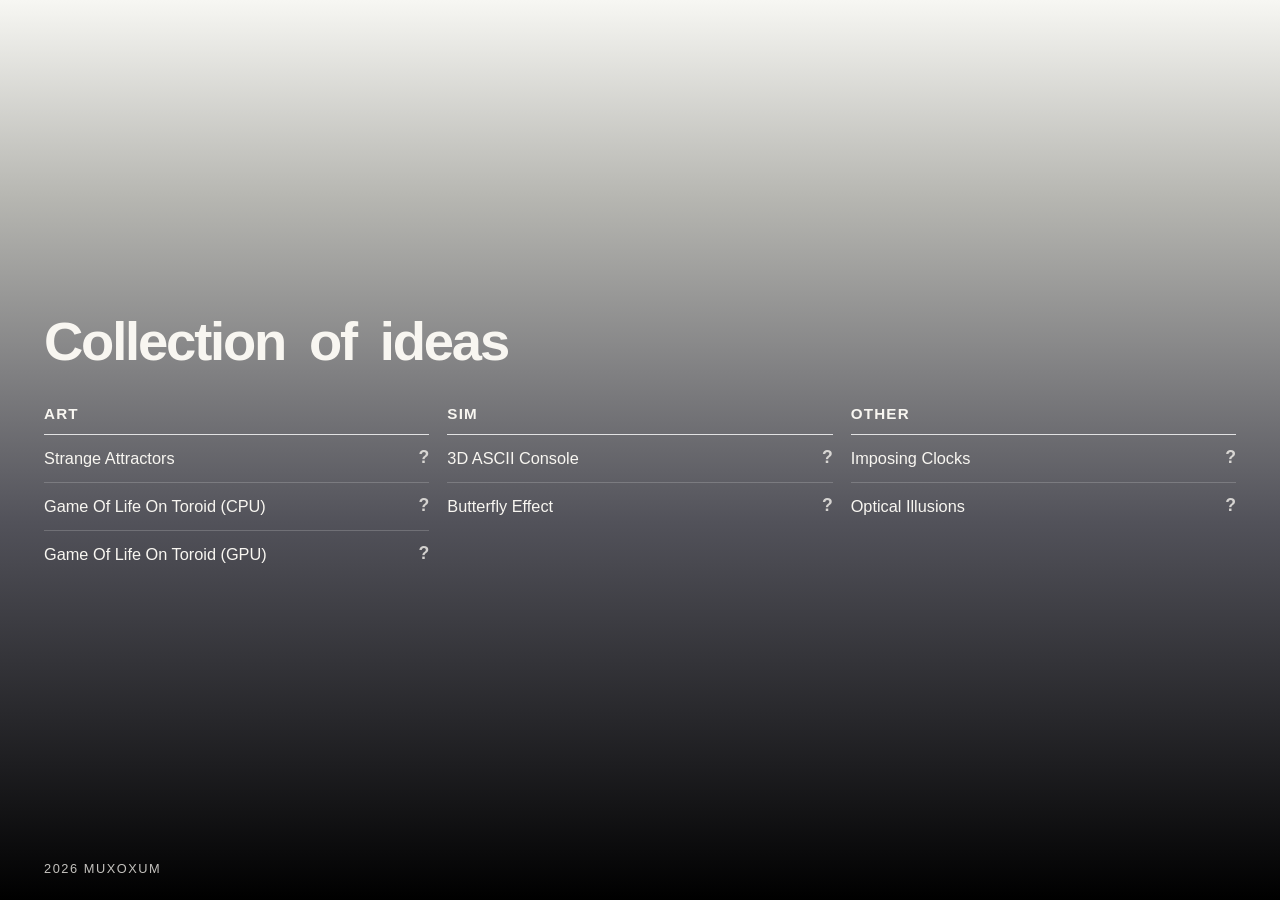
<file: index.html>
<!doctype html>
<html lang="ru">
<head>
  <meta charset="UTF-8">
  <meta name="viewport" content="width=device-width, initial-scale=1.0">
  <meta name="color-scheme" content="dark">
  <meta name="theme-color" content="#0b0b0d">
  <link rel="icon" href="favicon.ico" type="image/x-icon">
  <title>Collection of ideas</title>
  <style>
    :root {
      color-scheme: dark;
      --bg: #0b0b0d;
      --paper: rgba(18, 18, 22, 0.72);
      --line: rgba(255, 255, 255, 0.18);
      --line-strong: rgba(255, 255, 255, 0.8);
      --text: #f8f6f1;
      --muted: rgba(248, 246, 241, 0.78);
      --status-bg: rgba(255, 255, 255, 0.08);
    }

    * {
      box-sizing: border-box;
    }

    body {
      margin: 0;
      min-height: 100vh;
      font-family: "Segoe UI", Tahoma, Geneva, Verdana, sans-serif;
      color: var(--text);
      background:
        linear-gradient(180deg, #f7f7f3 0%, #b6b6b1 22%, #52525a 58%, #000000 100%);
      display: flex;
      flex-direction: column;
      align-items: center;
      padding: 24px;
    }

    .page-shell {
      flex: 1 0 auto;
      width: 100%;
      display: grid;
      place-items: center;
    }

    .container {
      width: 100%;
      max-width: 1280px;
      padding: 22px 20px;
    }

    h1 {
      margin: 0 0 32px;
      font-size: clamp(2.5rem, 5vw, 3.4rem);
      font-weight: 700;
      letter-spacing: -0.04em;
      word-spacing: 0.2em;
    }

    p {
      margin: 0 0 28px;
      line-height: 1.5;
      color: var(--muted);
      max-width: 38rem;
    }

    .projects {
      --topic-columns: 1;
      display: grid;
      grid-template-columns: repeat(var(--topic-columns), minmax(0, 1fr));
      gap: 18px;
      margin: 0;
      padding: 0;
      list-style: none;
    }

    .projects[data-loading="true"]::before,
    .projects[data-empty="true"]::before,
    .projects[data-error="true"]::before {
      display: block;
      padding: 14px 16px;
      border-radius: 14px;
      background: var(--status-bg);
      color: var(--muted);
      font-weight: 500;
      border: 1px solid var(--line);
      grid-column: 1 / -1;
    }

    .projects[data-loading="true"]::before {
      content: "Ищу проекты...";
    }

    .projects[data-empty="true"]::before {
      content: "Проекты с index.html не найдены.";
    }

    .projects[data-error="true"]::before {
      content: "Не удалось загрузить каталог проектов. Если страница открыта как файл, запусти её через локальный сервер.";
    }

    .topic-column {
      min-width: 0;
    }

    .footnote {
      flex: 0 0 auto;
      width: 100%;
      max-width: 1280px;
      margin: 0;
      padding: 12px 20px 0;
      color: var(--muted);
      font-size: 0.8rem;
      letter-spacing: 0.12em;
      text-transform: uppercase;
    }

    .topic-title {
      margin: 0 0 14px;
      padding-bottom: 12px;
      border-bottom: 1px solid var(--line-strong);
      font-size: 0.95rem;
      font-weight: 700;
      text-transform: uppercase;
      letter-spacing: 0.08em;
    }

    .topic-list {
      margin: 0;
      padding: 0;
      list-style: none;
    }

    .project-item + .project-item {
      margin-top: 14px;
      padding-top: 14px;
      border-top: 1px solid var(--line);
    }

    .project-row {
      display: flex;
      align-items: center;
      gap: 12px;
    }

    .project-link {
      display: inline-block;
      min-width: 0;
      text-decoration: none;
      color: var(--text);
      font-size: 1.02rem;
      font-weight: 500;
      transition: color 0.2s ease, opacity 0.2s ease;
    }

    .project-link:hover {
      color: #ffffff;
      opacity: 0.92;
    }

    .readme-link {
      margin-left: auto;
      min-width: 1.5rem;
      padding: 0;
      border: 0;
      background: transparent;
      text-align: right;
      cursor: pointer;
      color: var(--muted);
      font-size: 1.1rem;
      font-weight: 700;
      line-height: 1;
      transition: color 0.2s ease, opacity 0.2s ease;
    }

    .readme-link:hover {
      color: #ffffff;
      opacity: 0.92;
    }

    .readme-modal[hidden] {
      display: none;
    }

    .readme-modal {
      position: fixed;
      inset: 0;
      display: grid;
      place-items: center;
      padding: 24px;
      background: rgba(0, 0, 0, 0.62);
      backdrop-filter: blur(6px);
      z-index: 10;
    }

    .readme-dialog {
      width: min(760px, 100%);
      max-height: min(80vh, 900px);
      display: flex;
      flex-direction: column;
      border: 1px solid var(--line);
      border-radius: 22px;
      overflow: hidden;
      background: rgba(14, 14, 18, 0.96);
      box-shadow: 0 24px 90px rgba(0, 0, 0, 0.45);
    }

    .readme-header {
      display: flex;
      align-items: center;
      justify-content: flex-end;
      margin: 0;
      padding: 24px 24px 18px;
      border-bottom: 1px solid rgba(255, 255, 255, 0.08);
      background: rgba(14, 14, 18, 0.98);
    }

    .readme-scroll {
      flex: 1 1 auto;
      min-height: 0;
      overflow: auto;
      padding: 20px 24px;
      scrollbar-gutter: stable;
    }

    .readme-close {
      border: 1px solid var(--line);
      border-radius: 999px;
      background: transparent;
      color: var(--muted);
      width: 2rem;
      height: 2rem;
      cursor: pointer;
      font-size: 1rem;
      transition: color 0.2s ease, border-color 0.2s ease, background 0.2s ease;
    }

    .readme-close:hover {
      color: #ffffff;
      border-color: var(--line-strong);
      background: rgba(255, 255, 255, 0.06);
    }

    .readme-content {
      color: var(--text);
      font: 0.98rem/1.65 "Segoe UI", Tahoma, Geneva, Verdana, sans-serif;
      word-break: break-word;
    }

    .readme-content > :first-child {
      margin-top: 0;
    }

    .readme-content > :last-child {
      margin-bottom: 0;
    }

    .readme-content h1,
    .readme-content h2,
    .readme-content h3,
    .readme-content h4,
    .readme-content h5,
    .readme-content h6 {
      margin: 1.4em 0 0.55em;
      line-height: 1.2;
      letter-spacing: -0.02em;
    }

    .readme-content h1 {
      font-size: 1.7rem;
    }

    .readme-content h2 {
      font-size: 1.35rem;
    }

    .readme-content h3 {
      font-size: 1.1rem;
    }

    .readme-content h4,
    .readme-content h5,
    .readme-content h6 {
      font-size: 1rem;
    }

    .readme-content p {
      margin: 0 0 1em;
      max-width: none;
      color: var(--text);
    }

    .readme-content ul {
      margin: 0 0 1em;
      padding-left: 1.4em;
    }

    .readme-content ol {
      margin: 0 0 1em;
      padding-left: 1.55em;
    }

    .readme-content li + li {
      margin-top: 0.3em;
    }

    .readme-content blockquote {
      margin: 0 0 1em;
      padding: 0.1em 0 0.1em 1em;
      border-left: 3px solid rgba(216, 230, 255, 0.45);
      color: var(--muted);
    }

    .readme-content blockquote p {
      color: inherit;
    }

    .readme-content hr {
      margin: 1.25em 0;
      border: 0;
      border-top: 1px solid var(--line);
    }

    .readme-content em {
      font-style: italic;
    }

    .readme-content del {
      opacity: 0.72;
    }

    .readme-content code {
      padding: 0.12em 0.38em;
      border-radius: 0.4em;
      background: rgba(255, 255, 255, 0.08);
      font: 0.92em/1.4 "Consolas", "Courier New", monospace;
    }

    .readme-content pre {
      margin: 0 0 1em;
      padding: 14px 16px;
      overflow: auto;
      border: 1px solid var(--line);
      border-radius: 14px;
      background: rgba(255, 255, 255, 0.04);
    }

    .readme-content pre code {
      padding: 0;
      background: transparent;
      border-radius: 0;
      font-size: 0.95em;
    }

    .readme-content a {
      color: #d8e6ff;
      text-decoration-thickness: 1px;
      text-underline-offset: 0.16em;
    }

    .readme-content strong {
      color: #ffffff;
    }

    @media (max-width: 980px) {
      .projects {
        grid-template-columns: repeat(2, minmax(0, 1fr));
      }
    }

    @media (max-width: 640px) {
      .container {
        padding: 18px 14px;
      }

      .projects {
        grid-template-columns: 1fr;
        row-gap: 50px;
      }
    }
  </style>
</head>
<body>
  <div class="page-shell">
    <main class="container">
      <h1>Collection of ideas</h1>
      <ol class="projects" data-loading="true"></ol>
    </main>
  </div>
  <footer class="footnote">2026 MUXOXUM</footer>
  <div class="readme-modal" hidden>
    <div class="readme-dialog" role="dialog" aria-modal="true" aria-label="README">
      <div class="readme-header">
        <button class="readme-close" type="button" aria-label="Закрыть окно">×</button>
      </div>
      <div class="readme-scroll">
        <div class="readme-content"></div>
      </div>
    </div>
  </div>
  <script>
    const projectsContainer = document.querySelector(".projects");
    const readmeModal = document.querySelector(".readme-modal");
    const readmeDialog = document.querySelector(".readme-dialog");
    const readmeContent = document.querySelector(".readme-content");
    const readmeCloseButton = document.querySelector(".readme-close");

    function escapeHtml(value) {
      return value
        .replaceAll("&", "&amp;")
        .replaceAll("<", "&lt;")
        .replaceAll(">", "&gt;")
        .replaceAll('"', "&quot;")
        .replaceAll("'", "&#39;");
    }

    function sanitizeUrl(url) {
      const trimmed = url.trim();

      if (!trimmed) {
        return "";
      }

      if (/^(https?:|mailto:|\/|\.\/|\.\.\/|#)/i.test(trimmed)) {
        return escapeHtml(trimmed);
      }

      return "";
    }

    function renderInlineMarkdown(text) {
      let html = escapeHtml(text);
      const tokens = [];

      function stash(fragment) {
        const token = `@@MD${tokens.length}@@`;
        tokens.push(fragment);
        return token;
      }

      html = html.replace(/`([^`]+)`/g, (_, code) => stash(`<code>${code}</code>`));
      html = html.replace(/\[([^\]]+)\]\(([^)\s]+)(?:\s+"[^"]*")?\)/g, (_, label, url) => {
        const safeUrl = sanitizeUrl(url);
        if (!safeUrl) {
          return label;
        }

        return stash(`<a href="${safeUrl}" target="_blank" rel="noreferrer">${label}</a>`);
      });
      html = html.replace(/(?<!["'>])(https?:\/\/[^\s<]+)/g, (url) => {
        const safeUrl = sanitizeUrl(url);
        if (!safeUrl) {
          return url;
        }

        return stash(`<a href="${safeUrl}" target="_blank" rel="noreferrer">${url}</a>`);
      });
      html = html.replace(/\*\*(.+?)\*\*/g, "<strong>$1</strong>");
      html = html.replace(/__(.+?)__/g, "<strong>$1</strong>");
      html = html.replace(/\*(.+?)\*/g, "<em>$1</em>");
      html = html.replace(/_(.+?)_/g, "<em>$1</em>");
      html = html.replace(/~~(.+?)~~/g, "<del>$1</del>");
      html = html.replace(/@@MD(\d+)@@/g, (_, index) => tokens[Number(index)] || "");

      return html;
    }

    function renderMarkdown(markdown) {
      const lines = markdown.replace(/\r\n/g, "\n").split("\n");
      const html = [];
      let paragraph = [];
      let listState = null;
      let quoteLines = [];
      let codeFence = false;
      let codeLines = [];

      function flushParagraph() {
        if (!paragraph.length) {
          return;
        }

        html.push(`<p>${renderInlineMarkdown(paragraph.join(" "))}</p>`);
        paragraph = [];
      }

      function flushList() {
        if (!listState || !listState.items.length) {
          return;
        }

        function renderList(list) {
          const startAttribute = list.type === "ol" && Number.isInteger(list.start) && list.start > 1
            ? ` start="${list.start}"`
            : "";

          return `<${list.type}${startAttribute}>${list.items.map((item) => {
            const nested = item.nested ? renderList(item.nested) : "";
            return `<li>${renderInlineMarkdown(item.content)}${nested}</li>`;
          }).join("")}</${list.type}>`;
        }

        html.push(renderList(listState));
        listState = null;
      }

      function ensureList(type, start = null) {
        if (!listState) {
          listState = { type, items: [], start };
          return;
        }

        if (listState.type !== type) {
          flushList();
          listState = { type, items: [], start };
        }
      }

      function pushListItem(type, content, level, start = null) {
        if (level > 0 && listState && listState.items.length) {
          const parentItem = listState.items[listState.items.length - 1];

          if (!parentItem.nested || parentItem.nested.type !== type) {
            parentItem.nested = { type, items: [], start };
          }

          parentItem.nested.items.push({ content, nested: null });
          return;
        }

        ensureList(type, start);
        listState.items.push({ content, nested: null });
      }

      function flushQuote() {
        if (!quoteLines.length) {
          return;
        }

        html.push(`<blockquote><p>${renderInlineMarkdown(quoteLines.join(" "))}</p></blockquote>`);
        quoteLines = [];
      }

      function flushCodeBlock() {
        if (!codeLines.length) {
          html.push("<pre><code></code></pre>");
          return;
        }

        html.push(`<pre><code>${escapeHtml(codeLines.join("\n"))}</code></pre>`);
        codeLines = [];
      }

      for (const line of lines) {
        if (line.trim().startsWith("```")) {
          flushParagraph();
          flushList();
          flushQuote();

          if (codeFence) {
            flushCodeBlock();
            codeFence = false;
          } else {
            codeFence = true;
          }

          continue;
        }

        if (codeFence) {
          codeLines.push(line);
          continue;
        }

        const trimmed = line.trim();

        if (!trimmed) {
          flushParagraph();
          flushList();
          flushQuote();
          continue;
        }

        const headingMatch = trimmed.match(/^(#{1,6})\s+(.*)$/);

        if (headingMatch) {
          flushParagraph();
          flushList();
          flushQuote();
          const level = headingMatch[1].length;
          html.push(`<h${level}>${renderInlineMarkdown(headingMatch[2])}</h${level}>`);
          continue;
        }

        const emphasizedOrderedItemMatch = trimmed.match(/^\*\*(\d+)[.)]\s+(.+)\*\*$/);

        if (emphasizedOrderedItemMatch) {
          flushParagraph();
          flushQuote();
          pushListItem("ol", `**${emphasizedOrderedItemMatch[2]}**`, 0, Number(emphasizedOrderedItemMatch[1]));
          continue;
        }

        if (/^([-*_])(?:\s*\1){2,}$/.test(trimmed)) {
          flushParagraph();
          flushList();
          flushQuote();
          html.push("<hr>");
          continue;
        }

        const quoteMatch = trimmed.match(/^>\s?(.*)$/);

        if (quoteMatch) {
          flushParagraph();
          flushList();
          quoteLines.push(quoteMatch[1]);
          continue;
        }

        const listMatch = line.match(/^(\s*)[-*]\s+(.*)$/);

        if (listMatch) {
          flushParagraph();
          flushQuote();
          const indentWidth = listMatch[1].replace(/\t/g, "    ").length;
          const level = indentWidth >= 2 ? 1 : 0;
          pushListItem("ul", listMatch[2].trim(), level);
          continue;
        }

        const orderedListMatch = line.match(/^(\s*)\d+\.\s+(.*)$/);

        if (orderedListMatch) {
          flushParagraph();
          flushQuote();
          const indentWidth = orderedListMatch[1].replace(/\t/g, "    ").length;
          const level = indentWidth >= 2 ? 1 : 0;
          pushListItem("ol", orderedListMatch[2].trim(), level);
          continue;
        }

        paragraph.push(trimmed);
      }

      flushParagraph();
      flushList();
      flushQuote();

      if (codeFence) {
        flushCodeBlock();
      }

      return html.join("");
    }

    function setReadmeContent(markdownText) {
      readmeContent.innerHTML = renderMarkdown(markdownText);
    }

    function openReadmeModal(project) {
      readmeModal.hidden = false;
      document.body.style.overflow = "hidden";
      setReadmeContent("Загружаю README...");
      readmeCloseButton.focus();

      if (!project.readmePath) {
        setReadmeContent("README пока не добавлен.");
        return;
      }

      fetch(project.readmePath)
        .then((response) => {
          if (!response.ok) {
            throw new Error(`HTTP ${response.status}`);
          }

          return response.text();
        })
        .then((text) => {
          if (readmeModal.hidden) {
            return;
          }

          setReadmeContent(text || "README пустой.");
        })
        .catch((error) => {
          console.error(error);

          if (readmeModal.hidden) {
            return;
          }

          setReadmeContent("Не удалось загрузить README. Если страница открыта как файл, запусти её через локальный сервер.");
        });
    }

    function closeReadmeModal() {
      readmeModal.hidden = true;
      document.body.style.overflow = "";
    }

    readmeCloseButton.addEventListener("click", closeReadmeModal);

    readmeModal.addEventListener("click", (event) => {
      if (!readmeDialog.contains(event.target)) {
        closeReadmeModal();
      }
    });

    document.addEventListener("keydown", (event) => {
      if (event.key === "Escape" && !readmeModal.hidden) {
        closeReadmeModal();
      }
    });

    function groupProjectsByTopic(projects) {
      const topics = new Map();

      for (const project of projects) {
        const topic = project.topic?.trim() || "Без топика";

        if (!topics.has(topic)) {
          topics.set(topic, []);
        }

        topics.get(topic).push(project);
      }

      return Array.from(topics.entries());
    }

    function renderProjects(projects, status = "ready") {
      projectsContainer.innerHTML = "";
      projectsContainer.removeAttribute("data-loading");
      projectsContainer.removeAttribute("data-error");
      projectsContainer.removeAttribute("data-empty");

      if (status === "error") {
        projectsContainer.setAttribute("data-error", "true");
        return;
      }

      if (!projects.length) {
        projectsContainer.setAttribute("data-empty", "true");
        return;
      }

      const groupedProjects = groupProjectsByTopic(projects);
      projectsContainer.style.setProperty("--topic-columns", String(groupedProjects.length || 1));

      for (const [topic, topicProjects] of groupedProjects) {
        const column = document.createElement("li");
        column.className = "topic-column";

        const title = document.createElement("h2");
        title.className = "topic-title";
        title.textContent = topic;

        const list = document.createElement("ol");
        list.className = "topic-list";

        for (const project of topicProjects) {
          const item = document.createElement("li");
          item.className = "project-item";

          const row = document.createElement("div");
          row.className = "project-row";

          const link = document.createElement("a");
          link.className = "project-link";
          link.href = project.path;
          link.textContent = project.title;

          row.append(link);

          if (project.readmePath) {
            const readmeLink = document.createElement("button");
            readmeLink.className = "readme-link";
            readmeLink.type = "button";
            readmeLink.textContent = "?";
            readmeLink.setAttribute("aria-label", `Открыть README проекта ${project.title}`);
            readmeLink.addEventListener("click", () => openReadmeModal(project));
            row.append(readmeLink);
          }

          item.append(row);
          list.append(item);
        }

        column.append(title, list);
        projectsContainer.append(column);
      }
    }

    async function findProjects() {
      try {
        const response = await fetch("./projects.json");

        if (!response.ok) {
          throw new Error(`HTTP ${response.status}`);
        }

        const projects = await response.json();
        renderProjects(Array.isArray(projects) ? projects : []);
      } catch (error) {
        console.error(error);
        renderProjects([], "error");
      }
    }

    findProjects();
  </script>
</body>
</html>
</file>
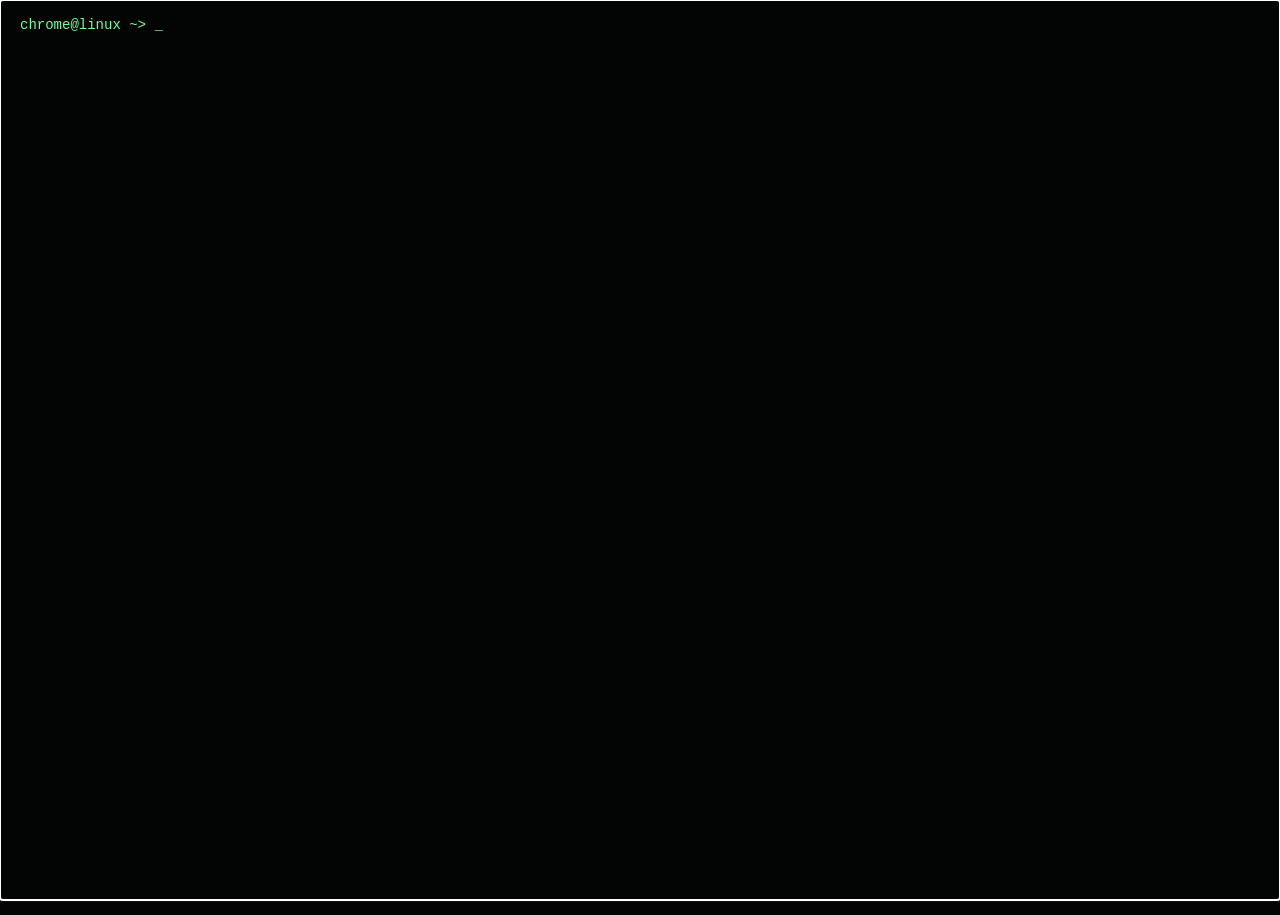
<file: 3d_ascii_console/index.html>
<!doctype html>
<html lang="ru">
<head>
  <meta charset="UTF-8">
  <meta name="viewport" content="width=device-width, initial-scale=1.0">
  <title>ASCII_OS Console</title>
  <link rel="stylesheet" href="styles/app.css">
</head>
<body>
  <main class="terminal-shell">
    <pre id="terminal" class="terminal" aria-live="polite"></pre>
  </main>
  <script src="scripts/app.js"></script>
</body>
</html>
</file>
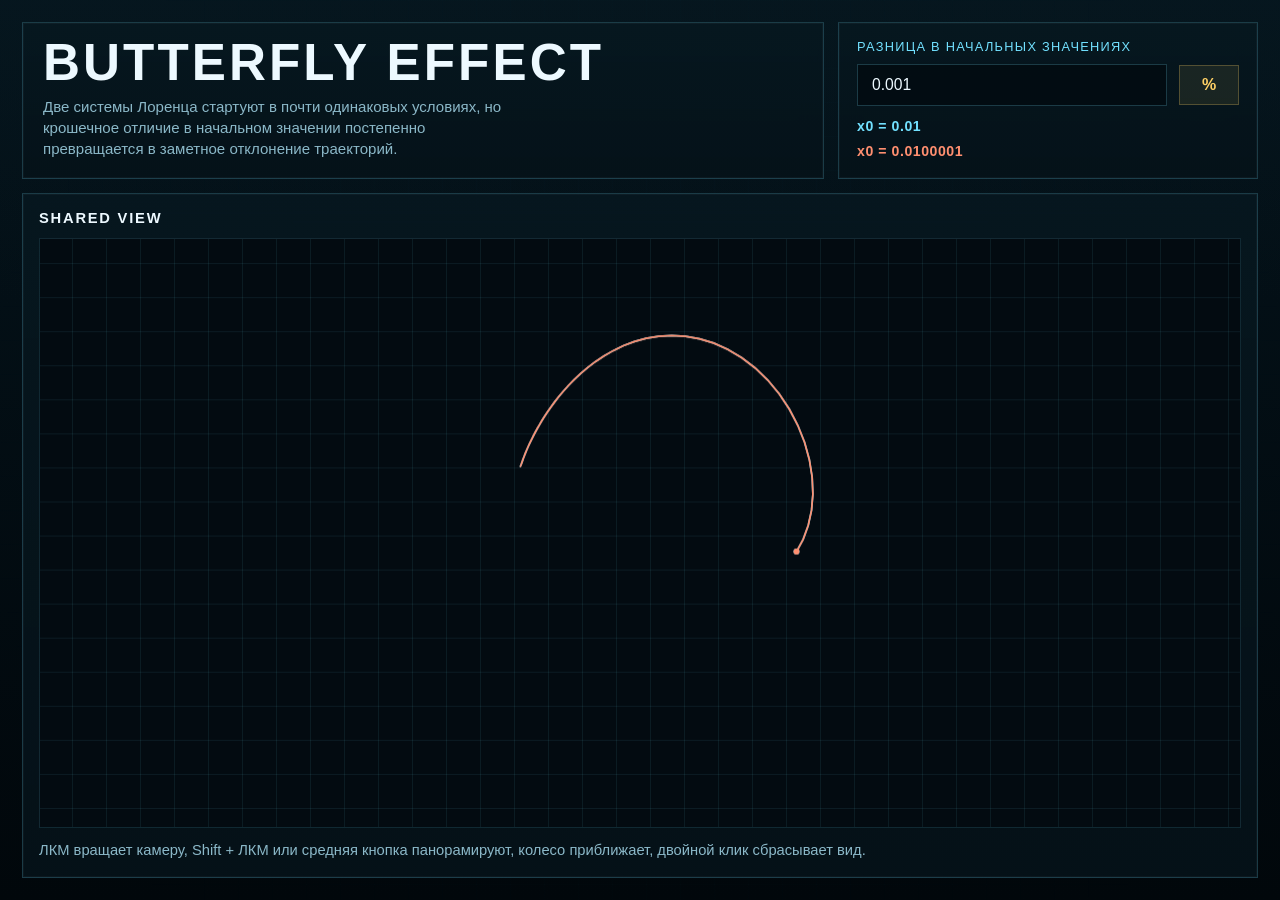
<file: butterfly_effect/index.html>
<!DOCTYPE html>
<html lang="ru">
<head>
  <meta charset="UTF-8">
  <meta name="viewport" content="width=device-width, initial-scale=1.0">
  <title>Butterfly Effect</title>
  <style>
    :root {
      --bg: #04131b;
      --bg-deep: #01070b;
      --panel: rgba(7, 24, 32, 0.84);
      --panel-strong: rgba(5, 18, 25, 0.94);
      --panel-border: rgba(114, 225, 255, 0.2);
      --text: #edf9ff;
      --muted: #8bb8c8;
      --accent: #ffd166;
      --cyan: #72e1ff;
      --coral: #ff8f70;
    }

    * {
      box-sizing: border-box;
    }

    body {
      margin: 0;
      min-height: 100vh;
      font-family: "Trebuchet MS", "Segoe UI", sans-serif;
      color: var(--text);
      background:
        linear-gradient(180deg, rgba(9, 28, 37, 0.35), transparent 34%),
        linear-gradient(180deg, var(--bg), var(--bg-deep));
      overflow: hidden;
    }

    body::before {
      content: "";
      position: fixed;
      inset: 0;
      pointer-events: none;
      background:
        linear-gradient(rgba(114, 225, 255, 0.06) 1px, transparent 1px),
        linear-gradient(90deg, rgba(114, 225, 255, 0.05) 1px, transparent 1px);
      background-size: 34px 34px;
      mask-image: radial-gradient(circle at center, black 45%, transparent 100%);
      opacity: 0.24;
    }

    .shell {
      position: relative;
      height: 100vh;
      padding: 22px;
      display: grid;
      grid-template-rows: auto 1fr;
      gap: 14px;
      overflow: hidden;
    }

    .topbar {
      display: grid;
      grid-template-columns: minmax(280px, 1.1fr) minmax(260px, 420px);
      gap: 14px;
      align-items: stretch;
    }

    .hero,
    .controls,
    .plot-card {
      border: 1px solid var(--panel-border);
      background: linear-gradient(180deg, var(--panel), var(--panel-strong));
      backdrop-filter: blur(12px);
      box-shadow: inset 0 0 0 1px rgba(255, 255, 255, 0.03);
    }

    .hero {
      padding: 16px 20px;
    }

    .eyebrow {
      margin: 0 0 10px;
      text-transform: uppercase;
      letter-spacing: 0.22em;
      color: var(--cyan);
      font-size: 0.76rem;
    }

    h1 {
      margin: 0;
      font-size: clamp(1.8rem, 4vw, 3.2rem);
      line-height: 0.95;
      text-transform: uppercase;
      letter-spacing: 0.06em;
    }

    .hero p {
      margin: 8px 0 0;
      max-width: 55ch;
      color: var(--muted);
      line-height: 1.42;
      font-size: 0.94rem;
    }

    .controls {
      padding: 16px 18px;
      display: grid;
      gap: 10px;
      align-content: center;
    }

    label {
      font-size: 0.8rem;
      letter-spacing: 0.1em;
      text-transform: uppercase;
      color: var(--cyan);
    }

    .field-row {
      display: grid;
      grid-template-columns: 1fr auto;
      gap: 12px;
      align-items: center;
    }

    input {
      width: 100%;
      padding: 11px 14px;
      border: 1px solid rgba(114, 225, 255, 0.22);
      background: rgba(3, 12, 18, 0.92);
      color: var(--text);
      font: inherit;
      font-size: 0.98rem;
      outline: none;
      transition: border-color 0.2s ease, box-shadow 0.2s ease;
    }

    input:focus {
      border-color: rgba(255, 209, 102, 0.72);
      box-shadow: none;
    }

    .unit {
      padding: 10px 12px;
      color: var(--accent);
      border: 1px solid rgba(255, 209, 102, 0.25);
      background: rgba(255, 209, 102, 0.08);
      min-width: 60px;
      text-align: center;
      font-weight: 700;
    }

    .hint,
    .stats {
      margin: 0;
      color: var(--muted);
      line-height: 1.5;
    }

    .stats {
      display: grid;
      gap: 4px;
    }

    .seed-line {
      font-size: 0.88rem;
      font-weight: 700;
      letter-spacing: 0.04em;
    }

    .seed-line.base {
      color: var(--cyan);
    }

    .seed-line.variant {
      color: var(--coral);
    }

    .visuals {
      min-height: 0;
      display: block;
      overflow: hidden;
    }

    .plot-card {
      padding: 16px;
      display: grid;
      grid-template-rows: auto minmax(0, 1fr) auto;
      gap: 12px;
      min-height: 0;
      height: 100%;
      overflow: hidden;
    }

    .plot-head {
      display: flex;
      align-items: baseline;
      justify-content: space-between;
      gap: 16px;
    }

    .plot-title {
      margin: 0;
      text-transform: uppercase;
      letter-spacing: 0.12em;
      font-size: 0.92rem;
      color: var(--text);
    }

    .seed {
      color: var(--muted);
      font-size: 0.85rem;
    }

    canvas {
      width: 100%;
      height: 100%;
      min-height: 0;
      display: block;
      border: 1px solid rgba(114, 225, 255, 0.14);
      background:
        linear-gradient(180deg, rgba(0, 10, 16, 0.9), rgba(3, 11, 17, 0.98));
      cursor: grab;
    }

    canvas:active {
      cursor: grabbing;
    }

    .caption {
      color: var(--muted);
      font-size: 0.92rem;
      line-height: 1.45;
    }

    @media (max-width: 980px) {
      body {
        overflow: auto;
      }

      .shell {
        height: auto;
        min-height: 100vh;
        overflow: visible;
      }

      .topbar,
      .visuals {
        grid-template-columns: 1fr;
      }

      canvas {
        min-height: 360px;
      }
    }
  </style>
</head>
<body>
  <main class="shell">
    <section class="topbar">
      <div class="hero">
        <h1>Butterfly Effect</h1>
        <p>
          Две системы Лоренца стартуют в почти одинаковых условиях, но крошечное отличие в начальном
          значении постепенно превращается в заметное отклонение траекторий.
        </p>
      </div>

      <div class="controls">
        <label for="deltaPercent">Разница в начальных значениях</label>
        <div class="field-row">
          <input id="deltaPercent" type="number" min="0" max="10" step="0.0001" value="0.001" inputmode="decimal">
          <div class="unit">%</div>
        </div>
        <div class="stats" id="stats">
          <span class="seed-line base" id="seedA">x0 = 0.01000</span>
          <span class="seed-line variant" id="seedB">x0 = 0.01000</span>
        </div>
      </div>
    </section>

    <section class="visuals">
      <article class="plot-card">
        <div class="plot-head">
          <h2 class="plot-title">Shared View</h2>
        </div>
        <canvas id="canvasPlane"></canvas>
        <div class="caption">ЛКМ вращает камеру, Shift + ЛКМ или средняя кнопка панорамируют, колесо приближает, двойной клик сбрасывает вид.</div>
      </article>
    </section>
  </main>

  <script>
    const SIGMA = 10;
    const RHO = 28;
    const BETA = 8 / 3;
    const DT = 0.0075;
    const STEPS_PER_FRAME = 3;
    const MAX_POINTS = 2200;
    const BASE_STATE = { x: 0.01, y: 1, z: 1.05 };
    const DEFAULT_VIEW = {
      zoom: 540,
      distance: 82,
      yaw: -0.7,
      pitch: 0.42,
      target: { x: 0, y: 0, z: 24 }
    };
    const VIEW = {
      zoom: DEFAULT_VIEW.zoom,
      distance: DEFAULT_VIEW.distance,
      yaw: DEFAULT_VIEW.yaw,
      pitch: DEFAULT_VIEW.pitch,
      target: { ...DEFAULT_VIEW.target }
    };

    const input = document.getElementById("deltaPercent");
    const stats = document.getElementById("stats");
    const seedA = document.getElementById("seedA");
    const seedB = document.getElementById("seedB");

    function createRenderer(canvas) {
      const ctx = canvas.getContext("2d");

      function resize() {
        const ratio = window.devicePixelRatio || 1;
        const width = canvas.clientWidth;
        const height = canvas.clientHeight;
        canvas.width = Math.floor(width * ratio);
        canvas.height = Math.floor(height * ratio);
        ctx.setTransform(ratio, 0, 0, ratio, 0, 0);
      }

      resize();
      window.addEventListener("resize", resize);
      return { canvas, ctx, resize };
    }

    function derivatives(point) {
      return {
        x: SIGMA * (point.y - point.x),
        y: point.x * (RHO - point.z) - point.y,
        z: point.x * point.y - BETA * point.z
      };
    }

    function stepLorenz(point) {
      const k1 = derivatives(point);
      const k2 = derivatives({
        x: point.x + (k1.x * DT) / 2,
        y: point.y + (k1.y * DT) / 2,
        z: point.z + (k1.z * DT) / 2
      });
      const k3 = derivatives({
        x: point.x + (k2.x * DT) / 2,
        y: point.y + (k2.y * DT) / 2,
        z: point.z + (k2.z * DT) / 2
      });
      const k4 = derivatives({
        x: point.x + k3.x * DT,
        y: point.y + k3.y * DT,
        z: point.z + k3.z * DT
      });

      point.x += (DT / 6) * (k1.x + 2 * k2.x + 2 * k3.x + k4.x);
      point.y += (DT / 6) * (k1.y + 2 * k2.y + 2 * k3.y + k4.y);
      point.z += (DT / 6) * (k1.z + 2 * k2.z + 2 * k3.z + k4.z);
    }

    function project(point, width, height) {
      const cosY = Math.cos(VIEW.yaw);
      const sinY = Math.sin(VIEW.yaw);
      const cosP = Math.cos(VIEW.pitch);
      const sinP = Math.sin(VIEW.pitch);
      const relative = {
        x: point.x - VIEW.target.x,
        y: point.y - VIEW.target.y,
        z: point.z - VIEW.target.z
      };

      const x1 = relative.x * cosY - relative.z * sinY;
      const z1 = relative.x * sinY + relative.z * cosY;
      const y1 = relative.y * cosP - z1 * sinP;
      const z2 = relative.y * sinP + z1 * cosP;
      const depth = Math.max(18, VIEW.distance + z2);
      const perspective = VIEW.zoom / depth;

      return {
        x: width / 2 + x1 * perspective,
        y: height / 2 - y1 * perspective
      };
    }

    const plane = createRenderer(document.getElementById("canvasPlane"));
    const systems = [
      { stroke: "#72e1ff", points: [], sim: { ...BASE_STATE } },
      { stroke: "#ff8f70", points: [], sim: { ...BASE_STATE } }
    ];
    const interaction = {
      pointerId: null,
      mode: null,
      x: 0,
      y: 0
    };

    function resetView() {
      VIEW.zoom = DEFAULT_VIEW.zoom;
      VIEW.distance = DEFAULT_VIEW.distance;
      VIEW.yaw = DEFAULT_VIEW.yaw;
      VIEW.pitch = DEFAULT_VIEW.pitch;
      VIEW.target = { ...DEFAULT_VIEW.target };
    }

    function getPanBasis() {
      const cosY = Math.cos(VIEW.yaw);
      const sinY = Math.sin(VIEW.yaw);
      const cosP = Math.cos(VIEW.pitch);
      const sinP = Math.sin(VIEW.pitch);

      return {
        right: { x: cosY, y: 0, z: -sinY },
        up: { x: sinY * sinP, y: cosP, z: cosY * sinP }
      };
    }

    function panView(deltaX, deltaY, width, height) {
      const { right, up } = getPanBasis();
      const panScale = VIEW.distance / Math.min(width, height);

      VIEW.target.x += (-deltaX * right.x + deltaY * up.x) * panScale;
      VIEW.target.y += (-deltaX * right.y + deltaY * up.y) * panScale;
      VIEW.target.z += (-deltaX * right.z + deltaY * up.z) * panScale;
    }

    function drawAxes(ctx, width, height) {
      ctx.strokeStyle = "rgba(114, 225, 255, 0.08)";
      ctx.lineWidth = 1;
      for (let x = 32.5; x < width; x += 34) {
        ctx.beginPath();
        ctx.moveTo(x, 0);
        ctx.lineTo(x, height);
        ctx.stroke();
      }
      for (let y = 24.5; y < height; y += 34) {
        ctx.beginPath();
        ctx.moveTo(0, y);
        ctx.lineTo(width, y);
        ctx.stroke();
      }
    }

    function draw() {
      const { ctx, canvas } = plane;
      const width = canvas.clientWidth;
      const height = canvas.clientHeight;

      ctx.clearRect(0, 0, width, height);
      ctx.fillStyle = "rgba(3, 11, 17, 1)";
      ctx.fillRect(0, 0, width, height);
      drawAxes(ctx, width, height);

      systems.forEach((system) => {
        if (system.points.length < 2) {
          return;
        }

        ctx.beginPath();
        system.points.forEach((point, index) => {
          const projected = project(point, width, height);
          if (index === 0) {
            ctx.moveTo(projected.x, projected.y);
          } else {
            ctx.lineTo(projected.x, projected.y);
          }
        });
        ctx.strokeStyle = system.stroke;
        ctx.lineWidth = 1.7;
        ctx.stroke();

        const head = project(system.points[system.points.length - 1], width, height);
        ctx.beginPath();
        ctx.arc(head.x, head.y, 3, 0, Math.PI * 2);
        ctx.fillStyle = system.stroke;
        ctx.fill();
      });
    }

    function formatSeed(value) {
      return value.toFixed(10).replace(/0+$/, "").replace(/\.$/, "");
    }

    function resetSimulation() {
      const percent = Math.max(0, Number.parseFloat(input.value) || 0);
      const delta = BASE_STATE.x * (percent / 100);

      systems[0].sim = { ...BASE_STATE };
      systems[1].sim = { ...BASE_STATE, x: BASE_STATE.x + delta };
      systems[0].points = [];
      systems[1].points = [];

      seedA.textContent = "x0 = " + formatSeed(systems[0].sim.x);
      seedB.textContent = "x0 = " + formatSeed(systems[1].sim.x);
      draw();
    }

    function tick(system) {
      for (let step = 0; step < STEPS_PER_FRAME; step += 1) {
        stepLorenz(system.sim);
        system.points.push({ ...system.sim });
        if (system.points.length > MAX_POINTS) {
          system.points.shift();
        }
      }
    }

    function animate() {
      tick(systems[0]);
      tick(systems[1]);
      draw();
      requestAnimationFrame(animate);
    }

    plane.canvas.addEventListener("contextmenu", (event) => {
      event.preventDefault();
    });

    plane.canvas.addEventListener("pointerdown", (event) => {
      if (interaction.pointerId !== null) {
        return;
      }

      interaction.pointerId = event.pointerId;
      interaction.mode = event.button === 1 || event.button === 2 || event.shiftKey ? "pan" : "orbit";
      interaction.x = event.clientX;
      interaction.y = event.clientY;
      plane.canvas.setPointerCapture(event.pointerId);
    });

    plane.canvas.addEventListener("pointermove", (event) => {
      if (interaction.pointerId !== event.pointerId) {
        return;
      }

      const deltaX = event.clientX - interaction.x;
      const deltaY = event.clientY - interaction.y;
      interaction.x = event.clientX;
      interaction.y = event.clientY;

      if (interaction.mode === "orbit") {
        VIEW.yaw += deltaX * 0.009;
        VIEW.pitch += deltaY * 0.0065;
        VIEW.pitch = Math.max(-1.45, Math.min(1.45, VIEW.pitch));
        return;
      }

      panView(deltaX, deltaY, plane.canvas.clientWidth, plane.canvas.clientHeight);
    });

    function endInteraction(event) {
      if (interaction.pointerId !== event.pointerId) {
        return;
      }

      if (plane.canvas.hasPointerCapture(event.pointerId)) {
        plane.canvas.releasePointerCapture(event.pointerId);
      }

      interaction.pointerId = null;
      interaction.mode = null;
    }

    plane.canvas.addEventListener("pointerup", endInteraction);
    plane.canvas.addEventListener("pointercancel", endInteraction);

    plane.canvas.addEventListener("wheel", (event) => {
      event.preventDefault();

      const zoomFactor = Math.exp(-event.deltaY * 0.0012);
      VIEW.zoom = Math.max(180, Math.min(1800, VIEW.zoom * zoomFactor));
      VIEW.distance = Math.max(32, Math.min(150, VIEW.distance / Math.sqrt(zoomFactor)));
    }, { passive: false });

    plane.canvas.addEventListener("dblclick", () => {
      resetView();
    });

    input.addEventListener("input", resetSimulation);

    resetView();
    resetSimulation();
    animate();
  </script>
</body>
</html>
</file>
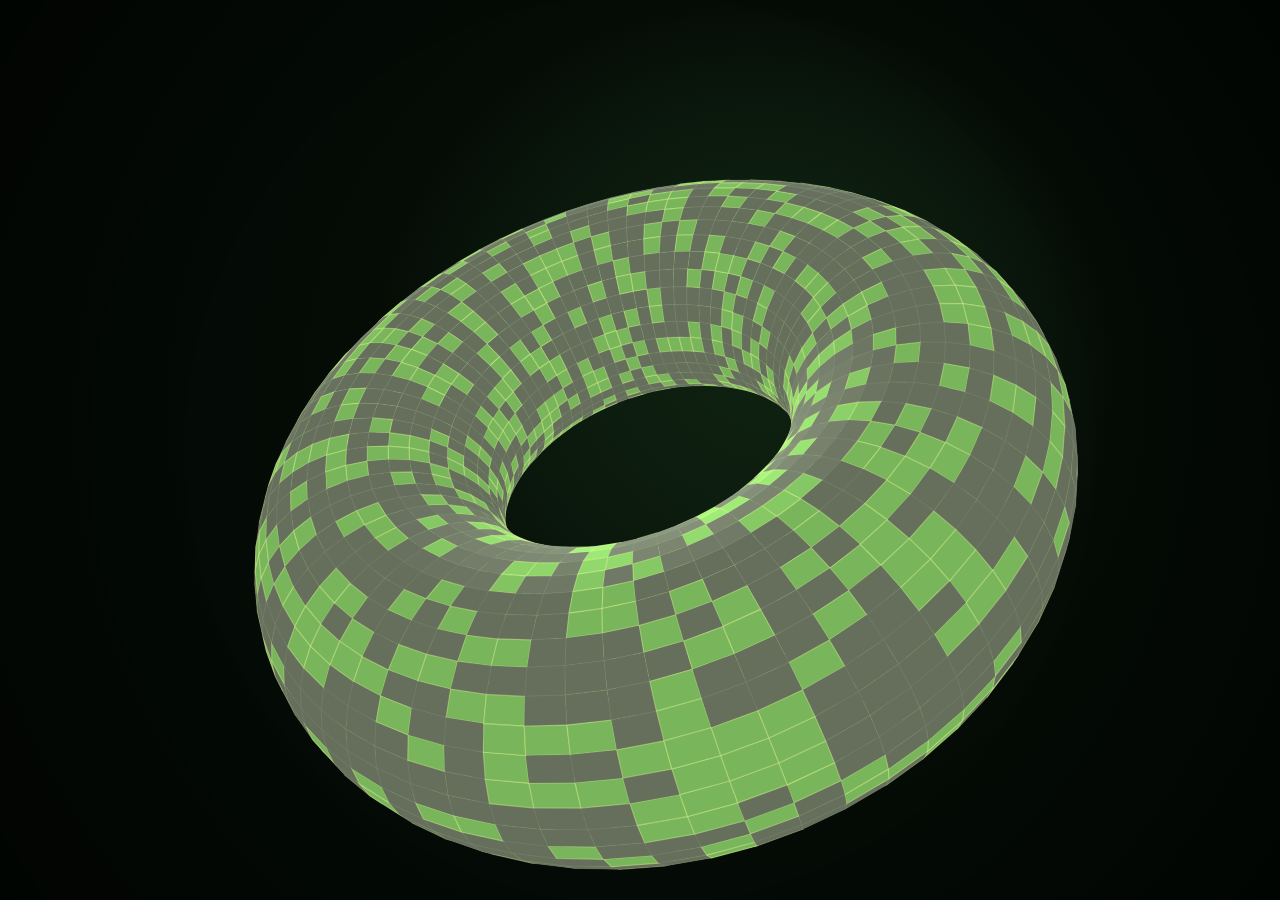
<file: game_of_life_on_toroid/index.html>
<!DOCTYPE html>
<html lang="ru">
<head>
  <meta charset="UTF-8">
  <meta name="viewport" content="width=device-width, initial-scale=1.0">
  <title>GoLoT</title>
  <style>
    :root {
      --bg: #071108;
      --bg-deep: #030704;
      --panel: rgba(5, 16, 7, 0.9);
      --panel-border: rgba(111, 255, 145, 0.25);
      --text: #9affb0;
      --muted: #5da86a;
      --accent: #d4ff63;
      --accent-strong: #7cff98;
      --glass: rgba(13, 31, 15, 0.82);
      --shadow: rgba(60, 255, 110, 0.12);
    }

    * {
      box-sizing: border-box;
    }

    body {
      margin: 0;
      height: 100vh;
      height: 100svh;
      height: 100dvh;
      min-height: 100vh;
      min-height: 100svh;
      min-height: 100dvh;
      font-family: "Courier New", "Lucida Console", monospace;
      color: var(--text);
      background:
        radial-gradient(circle at top, rgba(119, 255, 144, 0.11), transparent 32%),
        radial-gradient(circle at bottom, rgba(230, 255, 123, 0.08), transparent 28%),
        linear-gradient(180deg, var(--bg-deep), var(--bg));
      overflow: hidden;
      text-shadow: 0 0 10px rgba(122, 255, 151, 0.18);
      position: relative;
    }

    body::before {
      content: "";
      position: fixed;
      inset: 0;
      pointer-events: none;
      background:
        repeating-linear-gradient(
          180deg,
          rgba(120, 255, 143, 0.045) 0,
          rgba(120, 255, 143, 0.045) 1px,
          transparent 1px,
          transparent 4px
        );
      opacity: 0.5;
      mix-blend-mode: screen;
    }

    body::after {
      content: "";
      position: fixed;
      inset: 0;
      pointer-events: none;
      background:
        radial-gradient(circle at center, transparent 58%, rgba(0, 0, 0, 0.38) 100%);
    }

    .scene {
      position: relative;
      height: 100vh;
      height: 100svh;
      height: 100dvh;
      min-height: 100vh;
      min-height: 100svh;
      min-height: 100dvh;
      background:
        linear-gradient(90deg, rgba(30, 72, 34, 0.1) 1px, transparent 1px),
        linear-gradient(rgba(30, 72, 34, 0.1) 1px, transparent 1px);
      background-size: 32px 32px;
    }

    canvas {
      display: block;
      width: 100%;
      height: 100%;
      min-height: 100%;
      cursor: grab;
      filter: drop-shadow(0 0 20px rgba(98, 255, 115, 0.12));
    }

    canvas.dragging {
      cursor: grabbing;
    }

    @media (orientation: portrait) {
      body {
        background:
          radial-gradient(circle at top, rgba(119, 255, 144, 0.14), transparent 42%),
          radial-gradient(circle at bottom, rgba(230, 255, 123, 0.1), transparent 34%),
          linear-gradient(180deg, var(--bg-deep), var(--bg));
      }

      .scene {
        background-size: 24px 24px;
      }
    }

  </style>
</head>
<body>
  <main class="scene">
    <canvas id="scene"></canvas>
  </main>

  <script>
    const canvas = document.getElementById("scene");
    const ctx = canvas.getContext("2d");

    const majorSegments = 72;
    const minorSegments = 40;
    const baseMajorRadius = 182;
    const baseMinorRadius = 80;
    const baseCameraDistance = 640;
    const baseProjectionScale = 760;
    const simStepMs = 800;
    const autoRotationSpeed = { x: 0.00009, y: 0.00013, z: 0.00007 };
    const lightDirection = normalize({ x: -0.45, y: -0.9, z: 1 });
    const cellTemplates = createCellTemplates();

    const state = {
      width: 0,
      height: 0,
      viewRotation: { x: -0.78, y: 0.3, z: 0 },
      spinRotation: { x: 0, y: 0, z: 0.18 },
      autoRotation: { ...autoRotationSpeed },
      running: true,
      dragging: false,
      lastPointer: { x: 0, y: 0 },
      generation: 0,
      accumulator: 0,
      grid: [],
      sceneMetrics: {
        majorRadius: baseMajorRadius,
        minorRadius: baseMinorRadius,
        cameraDistance: baseCameraDistance,
        projectionScale: baseProjectionScale
      }
    };

    function createGrid(fillRandom) {
      return Array.from({ length: majorSegments }, () =>
        Array.from({ length: minorSegments }, () => fillRandom ? Math.random() > 0.68 : false)
      );
    }

    function randomizeGrid() {
      state.grid = createGrid(true);
      state.generation = 0;
      state.running = true;
      state.autoRotation = { ...autoRotationSpeed };
    }

    function wrap(value, size) {
      return (value + size) % size;
    }

    function nextGeneration() {
      const next = createGrid(false);

      for (let i = 0; i < majorSegments; i += 1) {
        for (let j = 0; j < minorSegments; j += 1) {
          let neighbors = 0;

          for (let di = -1; di <= 1; di += 1) {
            for (let dj = -1; dj <= 1; dj += 1) {
              if (di === 0 && dj === 0) {
                continue;
              }

              if (state.grid[wrap(i + di, majorSegments)][wrap(j + dj, minorSegments)]) {
                neighbors += 1;
              }
            }
          }

          const alive = state.grid[i][j];
          next[i][j] = neighbors === 3 || (alive && neighbors === 2);
        }
      }

      state.grid = next;
      state.generation += 1;
    }

    function resize() {
      const rect = canvas.getBoundingClientRect();
      const ratio = window.devicePixelRatio || 1;
      const shortestSide = Math.min(rect.width, rect.height);
      const isPortrait = rect.height > rect.width;
      const scale = Math.max(0.68, Math.min(1.12, shortestSide / 390));

      state.width = rect.width;
      state.height = rect.height;
      state.sceneMetrics = {
        majorRadius: baseMajorRadius * (isPortrait ? scale * 0.9 : scale),
        minorRadius: baseMinorRadius * (isPortrait ? scale * 0.92 : scale),
        cameraDistance: baseCameraDistance * (isPortrait ? 0.95 : 1),
        projectionScale: baseProjectionScale * (isPortrait ? scale * 0.82 : scale)
      };
      canvas.width = Math.round(rect.width * ratio);
      canvas.height = Math.round(rect.height * ratio);
      ctx.setTransform(ratio, 0, 0, ratio, 0, 0);
    }

    function torusPoint(u, v) {
      const { majorRadius, minorRadius } = state.sceneMetrics;
      const cu = Math.cos(u);
      const su = Math.sin(u);
      const cv = Math.cos(v);
      const sv = Math.sin(v);
      const ring = majorRadius + minorRadius * cv;

      return {
        x: ring * cu,
        y: ring * su,
        z: minorRadius * sv
      };
    }

    function torusNormal(u, v) {
      return normalize({
        x: Math.cos(u) * Math.cos(v),
        y: Math.sin(u) * Math.cos(v),
        z: Math.sin(v)
      });
    }

    function createCellTemplates() {
      const templates = [];
      const du = (Math.PI * 2) / majorSegments;
      const dv = (Math.PI * 2) / minorSegments;

      for (let i = 0; i < majorSegments; i += 1) {
        const u = i * du;
        const uNext = (i + 1) * du;

        for (let j = 0; j < minorSegments; j += 1) {
          const v = j * dv;
          const vNext = (j + 1) * dv;

          templates.push({
            i,
            j,
            cornerAngles: [
              { u, v },
              { u: uNext, v },
              { u: uNext, v: vNext },
              { u, v: vNext }
            ],
            normalAngles: { u: u + du * 0.5, v: v + dv * 0.5 }
          });
        }
      }

      return templates;
    }

    function applyRotation(point, rotation) {
      let { x, y, z } = point;

      const cx = Math.cos(rotation.x || 0);
      const sx = Math.sin(rotation.x || 0);
      let ry = y * cx - z * sx;
      let rz = y * sx + z * cx;
      y = ry;
      z = rz;

      const cy = Math.cos(rotation.y || 0);
      const sy = Math.sin(rotation.y || 0);
      let rx = x * cy + z * sy;
      rz = -x * sy + z * cy;
      x = rx;
      z = rz;

      const cz = Math.cos(rotation.z || 0);
      const sz = Math.sin(rotation.z || 0);
      rx = x * cz - y * sz;
      ry = x * sz + y * cz;

      return { x: rx, y: ry, z };
    }

    function rotatePoint(point) {
      const spun = applyRotation(point, state.spinRotation);
      return applyRotation(spun, state.viewRotation);
    }

    function normalize(vector) {
      const length = Math.hypot(vector.x, vector.y, vector.z) || 1;
      return {
        x: vector.x / length,
        y: vector.y / length,
        z: vector.z / length
      };
    }

    function project(point) {
      const depth = point.z + state.sceneMetrics.cameraDistance;
      const scale = state.sceneMetrics.projectionScale / depth;
      return {
        x: point.x * scale + state.width / 2,
        y: point.y * scale + state.height / 2,
        depth
      };
    }

    function shadeColor(base, intensity) {
      const mix = Math.max(0, Math.min(1, intensity));
      const r = Math.round(base[0] * mix);
      const g = Math.round(base[1] * mix);
      const b = Math.round(base[2] * mix);
      return `rgb(${r}, ${g}, ${b})`;
    }

    function drawCell(cell) {
      ctx.beginPath();
      ctx.moveTo(cell.points[0].x, cell.points[0].y);
      for (let index = 1; index < cell.points.length; index += 1) {
        ctx.lineTo(cell.points[index].x, cell.points[index].y);
      }
      ctx.closePath();
      ctx.fillStyle = cell.fill;
      ctx.fill();
      ctx.strokeStyle = cell.stroke;
      ctx.lineWidth = cell.lineWidth;
      ctx.stroke();
    }

    function buildCells() {
      const cells = [];

      for (const template of cellTemplates) {
        const corners = template.cornerAngles.map(({ u, v }) => rotatePoint(torusPoint(u, v)));
        const normal = rotatePoint(torusNormal(template.normalAngles.u, template.normalAngles.v));
        const lightness = Math.max(
          0.12,
          normal.x * lightDirection.x + normal.y * lightDirection.y + normal.z * lightDirection.z
        );
        const projected = corners.map(project);
        const avgDepth = projected.reduce((sum, point) => sum + point.depth, 0) / projected.length;
        const alive = state.grid[template.i][template.j];

        const baseColor = alive ? [142, 255, 128] : [130, 142, 120];
        const altColor = alive ? [245, 255, 129] : [178, 190, 156];
        const mix = 0.65 + lightness * 0.5;
        const fill = shadeColor([
          Math.round(baseColor[0] * 0.72 + altColor[0] * 0.28),
          Math.round(baseColor[1] * 0.72 + altColor[1] * 0.28),
          Math.round(baseColor[2] * 0.72 + altColor[2] * 0.28)
        ], mix);

        cells.push({
          points: projected,
          fill,
          stroke: alive ? "rgba(234, 255, 153, 0.34)" : "rgba(170, 196, 159, 0.14)",
          lineWidth: alive ? 1.15 : 0.75,
          depth: avgDepth
        });
      }

      cells.sort((a, b) => b.depth - a.depth);
      return cells;
    }

    function drawBackground() {
      ctx.clearRect(0, 0, state.width, state.height);
      ctx.fillStyle = "rgb(3, 8, 4)";
      ctx.fillRect(0, 0, state.width, state.height);

      const gradient = ctx.createRadialGradient(
        state.width * 0.62,
        state.height * 0.35,
        20,
        state.width * 0.52,
        state.height * 0.52,
        Math.max(state.width, state.height) * 0.7
      );
      gradient.addColorStop(0, "rgba(117, 255, 132, 0.1)");
      gradient.addColorStop(0.4, "rgba(14, 31, 15, 0.18)");
      gradient.addColorStop(1, "rgba(3, 8, 4, 0)");
      ctx.fillStyle = gradient;
      ctx.fillRect(0, 0, state.width, state.height);
    }

    function render() {
      drawBackground();
      const cells = buildCells();
      for (const cell of cells) {
        drawCell(cell);
      }
    }

    function tick(deltaMs) {
      if (state.running) {
        state.spinRotation.x += state.autoRotation.x * deltaMs;
        state.spinRotation.y += state.autoRotation.y * deltaMs;
        state.spinRotation.z += state.autoRotation.z * deltaMs;
        state.accumulator += deltaMs;

        while (state.accumulator >= simStepMs) {
          state.accumulator -= simStepMs;
          nextGeneration();
        }
      }
    }

    let previousFrame = performance.now();
    function frame(now) {
      const delta = Math.min(32, now - previousFrame);
      previousFrame = now;
      tick(delta);
      render();
      requestAnimationFrame(frame);
    }

    canvas.addEventListener("pointerdown", (event) => {
      state.dragging = true;
      state.lastPointer.x = event.clientX;
      state.lastPointer.y = event.clientY;
      canvas.classList.add("dragging");
      canvas.setPointerCapture(event.pointerId);
    });

    canvas.addEventListener("pointermove", (event) => {
      if (!state.dragging) {
        return;
      }

      const dx = event.clientX - state.lastPointer.x;
      const dy = event.clientY - state.lastPointer.y;
      state.lastPointer.x = event.clientX;
      state.lastPointer.y = event.clientY;

      state.viewRotation.y += dx * 0.006;
      state.viewRotation.x += dy * 0.006;
    });

    function stopDragging(event) {
      state.dragging = false;
      canvas.classList.remove("dragging");
      if (event) {
        canvas.releasePointerCapture(event.pointerId);
      }
    }

    canvas.addEventListener("pointerup", stopDragging);
    canvas.addEventListener("pointerleave", () => {
      state.dragging = false;
      canvas.classList.remove("dragging");
    });
    canvas.addEventListener("pointercancel", stopDragging);

    window.addEventListener("resize", resize);

    randomizeGrid();
    resize();
    render();
    requestAnimationFrame(frame);
  </script>
</body>
</html>
</file>
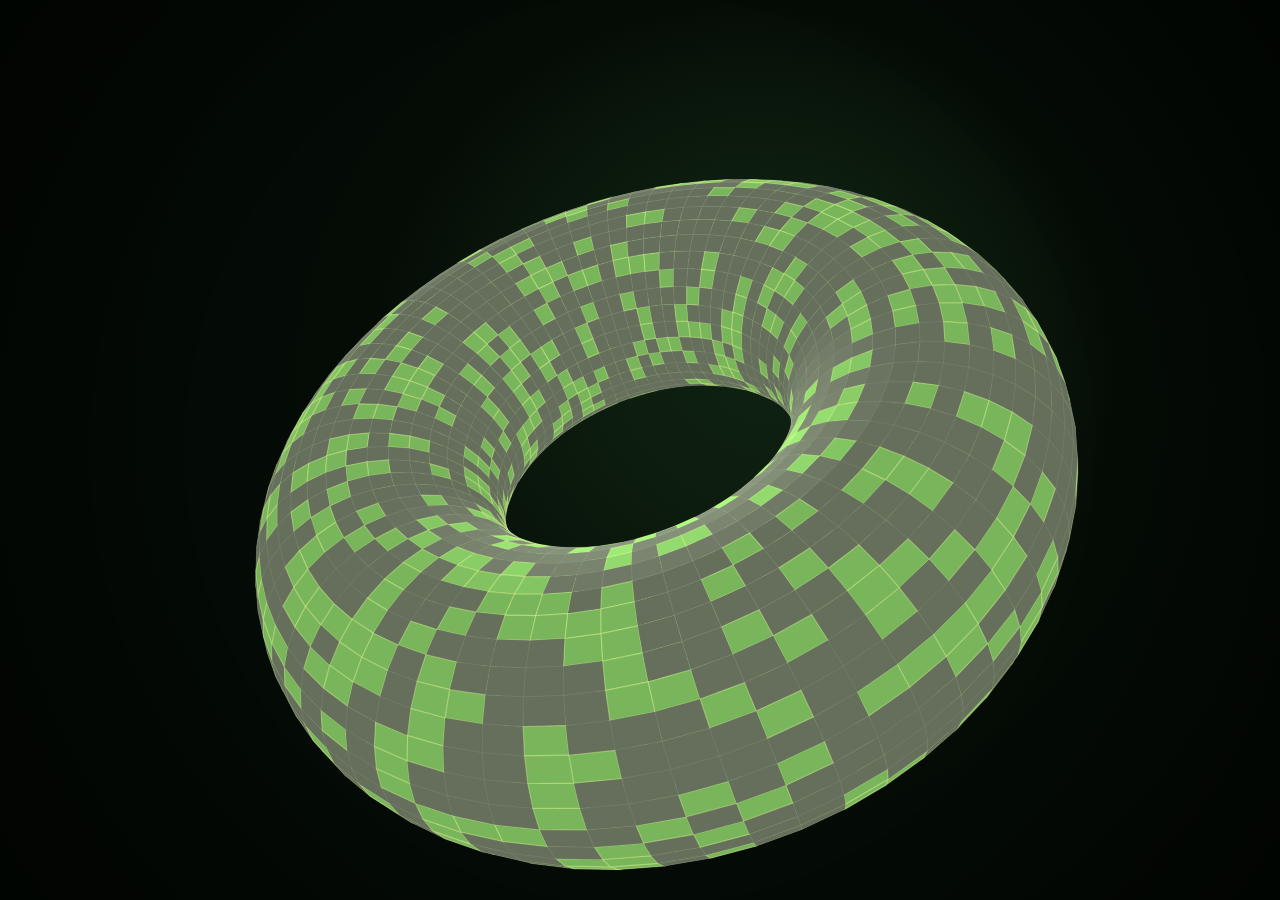
<file: game_of_life_on_toroid_cpu/index.html>
<!DOCTYPE html>
<html lang="ru">
<head>
  <meta charset="UTF-8">
  <meta name="viewport" content="width=device-width, initial-scale=1.0">
  <title>GoLoT CPU</title>
  <style>
    :root {
      --bg: #071108;
      --bg-deep: #030704;
      --panel: rgba(5, 16, 7, 0.9);
      --panel-border: rgba(111, 255, 145, 0.25);
      --text: #9affb0;
      --muted: #5da86a;
      --accent: #d4ff63;
      --accent-strong: #7cff98;
      --glass: rgba(13, 31, 15, 0.82);
      --shadow: rgba(60, 255, 110, 0.12);
    }

    * {
      box-sizing: border-box;
    }

    body {
      margin: 0;
      height: 100vh;
      height: 100svh;
      height: 100dvh;
      min-height: 100vh;
      min-height: 100svh;
      min-height: 100dvh;
      font-family: "Courier New", "Lucida Console", monospace;
      color: var(--text);
      background:
        radial-gradient(circle at top, rgba(119, 255, 144, 0.11), transparent 32%),
        radial-gradient(circle at bottom, rgba(230, 255, 123, 0.08), transparent 28%),
        linear-gradient(180deg, var(--bg-deep), var(--bg));
      overflow: hidden;
      text-shadow: 0 0 10px rgba(122, 255, 151, 0.18);
      position: relative;
    }

    body::before {
      content: "";
      position: fixed;
      inset: 0;
      pointer-events: none;
      background:
        repeating-linear-gradient(
          180deg,
          rgba(120, 255, 143, 0.045) 0,
          rgba(120, 255, 143, 0.045) 1px,
          transparent 1px,
          transparent 4px
        );
      opacity: 0.5;
      mix-blend-mode: screen;
    }

    body::after {
      content: "";
      position: fixed;
      inset: 0;
      pointer-events: none;
      background:
        radial-gradient(circle at center, transparent 58%, rgba(0, 0, 0, 0.38) 100%);
    }

    .scene {
      position: relative;
      height: 100vh;
      height: 100svh;
      height: 100dvh;
      min-height: 100vh;
      min-height: 100svh;
      min-height: 100dvh;
      background:
        linear-gradient(90deg, rgba(30, 72, 34, 0.1) 1px, transparent 1px),
        linear-gradient(rgba(30, 72, 34, 0.1) 1px, transparent 1px);
      background-size: 32px 32px;
    }

    canvas {
      display: block;
      width: 100%;
      height: 100%;
      min-height: 100%;
      cursor: grab;
      filter: drop-shadow(0 0 20px rgba(98, 255, 115, 0.12));
    }

    canvas.dragging {
      cursor: grabbing;
    }

    @media (orientation: portrait) {
      body {
        background:
          radial-gradient(circle at top, rgba(119, 255, 144, 0.14), transparent 42%),
          radial-gradient(circle at bottom, rgba(230, 255, 123, 0.1), transparent 34%),
          linear-gradient(180deg, var(--bg-deep), var(--bg));
      }

      .scene {
        background-size: 24px 24px;
      }
    }

  </style>
</head>
<body>
  <main class="scene">
    <canvas id="scene"></canvas>
  </main>

  <script>
    const canvas = document.getElementById("scene");
    const ctx = canvas.getContext("2d");

    const majorSegments = 72;
    const minorSegments = 40;
    const vertexCount = majorSegments * minorSegments;
    const cellCount = vertexCount;
    const baseMajorRadius = 182;
    const baseMinorRadius = 80;
    const baseCameraDistance = 640;
    const baseProjectionScale = 760;
    const simStepMs = 800;
    const autoRotationSpeed = { x: 0.00009, y: 0.00013, z: 0.00007 };
    const arcballSmoothing = 0.012;
    const arcballSensitivity = 1.65;
    const panSensitivity = 1;
    const zoomStep = 0.0012;
    const minZoom = 0.55;
    const maxZoom = 2.4;
    const lightDirection = normalize({ x: -0.45, y: -0.9, z: 1 });
    const aliveBaseColor = [171, 255, 128];
    const deadBaseColor = [143, 155, 130];
    const aliveStroke = "rgba(234, 255, 153, 0.34)";
    const deadStroke = "rgba(170, 196, 159, 0.14)";
    const initialViewQuaternion = quaternionFromEuler({ x: -0.78, y: 0.3, z: 0 });

    const majorCos = new Float32Array(majorSegments);
    const majorSin = new Float32Array(majorSegments);
    const minorCos = new Float32Array(minorSegments);
    const minorSin = new Float32Array(minorSegments);
    const majorCenterCos = new Float32Array(majorSegments);
    const majorCenterSin = new Float32Array(majorSegments);
    const minorCenterCos = new Float32Array(minorSegments);
    const minorCenterSin = new Float32Array(minorSegments);
    const prevMajorIndex = new Uint16Array(majorSegments);
    const nextMajorIndex = new Uint16Array(majorSegments);
    const prevMinorIndex = new Uint16Array(minorSegments);
    const nextMinorIndex = new Uint16Array(minorSegments);

    const cellTemplates = createCellTemplates();
    const renderCells = createRenderCells();

    const state = {
      width: 0,
      height: 0,
      centerX: 0,
      centerY: 0,
      viewQuaternion: initialViewQuaternion,
      targetViewQuaternion: initialViewQuaternion,
      spinRotation: { x: 0, y: 0, z: 0.18 },
      spinTransform: { cx: 1, sx: 0, cy: 1, sy: 0, cz: 1, sz: 0 },
      autoRotation: { ...autoRotationSpeed },
      running: true,
      dragging: false,
      dragMode: null,
      lastArcballVector: { x: 0, y: 0, z: 1 },
      lastPointer: { x: 0, y: 0 },
      panOffset: { x: 0, y: 0 },
      zoom: 1,
      generation: 0,
      accumulator: 0,
      grid: new Uint8Array(cellCount),
      nextGrid: new Uint8Array(cellCount),
      sceneMetrics: {
        majorRadius: baseMajorRadius,
        minorRadius: baseMinorRadius,
        cameraDistance: baseCameraDistance,
        projectionScale: baseProjectionScale
      },
      geometry: {
        vertices: new Float32Array(vertexCount * 3),
        normals: new Float32Array(cellCount * 3)
      },
      backgroundGradient: null,
      arcballBounds: {
        left: 0,
        top: 0,
        centerX: 0,
        centerY: 0,
        radius: 1
      }
    };

    initializeLookupTables();

    function initializeLookupTables() {
      const fullTurn = Math.PI * 2;
      const du = fullTurn / majorSegments;
      const dv = fullTurn / minorSegments;

      for (let i = 0; i < majorSegments; i += 1) {
        const angle = i * du;
        const centerAngle = angle + du * 0.5;
        majorCos[i] = Math.cos(angle);
        majorSin[i] = Math.sin(angle);
        majorCenterCos[i] = Math.cos(centerAngle);
        majorCenterSin[i] = Math.sin(centerAngle);
        prevMajorIndex[i] = (i + majorSegments - 1) % majorSegments;
        nextMajorIndex[i] = (i + 1) % majorSegments;
      }

      for (let j = 0; j < minorSegments; j += 1) {
        const angle = j * dv;
        const centerAngle = angle + dv * 0.5;
        minorCos[j] = Math.cos(angle);
        minorSin[j] = Math.sin(angle);
        minorCenterCos[j] = Math.cos(centerAngle);
        minorCenterSin[j] = Math.sin(centerAngle);
        prevMinorIndex[j] = (j + minorSegments - 1) % minorSegments;
        nextMinorIndex[j] = (j + 1) % minorSegments;
      }
    }

    function createCellTemplates() {
      const templates = new Array(cellCount);

      for (let i = 0; i < majorSegments; i += 1) {
        const nextI = (i + 1) % majorSegments;
        for (let j = 0; j < minorSegments; j += 1) {
          const nextJ = (j + 1) % minorSegments;
          const cellIndex = i * minorSegments + j;

          templates[cellIndex] = {
            gridIndex: cellIndex,
            cornerIndices: [
              i * minorSegments + j,
              nextI * minorSegments + j,
              nextI * minorSegments + nextJ,
              i * minorSegments + nextJ
            ],
            normalIndex: cellIndex
          };
        }
      }

      return templates;
    }

    function createRenderCells() {
      return Array.from({ length: cellCount }, () => ({
        points: [
          { x: 0, y: 0, depth: 0 },
          { x: 0, y: 0, depth: 0 },
          { x: 0, y: 0, depth: 0 },
          { x: 0, y: 0, depth: 0 }
        ],
        fill: "",
        stroke: deadStroke,
        lineWidth: 0.75,
        depth: 0
      }));
    }

    function fillGrid(grid, fillRandom) {
      for (let index = 0; index < grid.length; index += 1) {
        grid[index] = fillRandom && Math.random() > 0.68 ? 1 : 0;
      }
    }

    function randomizeGrid() {
      fillGrid(state.grid, true);
      fillGrid(state.nextGrid, false);
      state.generation = 0;
      state.running = true;
      state.autoRotation = { ...autoRotationSpeed };
    }

    function clamp(value, min, max) {
      return Math.max(min, Math.min(max, value));
    }

    function nextGeneration() {
      const current = state.grid;
      const next = state.nextGrid;

      for (let i = 0; i < majorSegments; i += 1) {
        const rowOffset = i * minorSegments;
        const prevRowOffset = prevMajorIndex[i] * minorSegments;
        const nextRowOffset = nextMajorIndex[i] * minorSegments;

        for (let j = 0; j < minorSegments; j += 1) {
          const prevJ = prevMinorIndex[j];
          const nextJ = nextMinorIndex[j];
          const index = rowOffset + j;

          const neighbors =
            current[prevRowOffset + prevJ] +
            current[prevRowOffset + j] +
            current[prevRowOffset + nextJ] +
            current[rowOffset + prevJ] +
            current[rowOffset + nextJ] +
            current[nextRowOffset + prevJ] +
            current[nextRowOffset + j] +
            current[nextRowOffset + nextJ];

          const alive = current[index];
          next[index] = neighbors === 3 || (alive && neighbors === 2) ? 1 : 0;
        }
      }

      state.grid = next;
      state.nextGrid = current;
      state.generation += 1;
    }

    function updateArcballBounds(rect) {
      state.arcballBounds.left = rect.left;
      state.arcballBounds.top = rect.top;
      state.arcballBounds.centerX = rect.width * 0.5;
      state.arcballBounds.centerY = rect.height * 0.5;
      state.arcballBounds.radius = Math.min(rect.width, rect.height) * 0.5 || 1;
    }

    function rebuildGeometry() {
      const vertices = state.geometry.vertices;
      const normals = state.geometry.normals;
      const { majorRadius, minorRadius } = state.sceneMetrics;

      for (let i = 0; i < majorSegments; i += 1) {
        for (let j = 0; j < minorSegments; j += 1) {
          const vertexOffset = (i * minorSegments + j) * 3;
          const ring = majorRadius + minorRadius * minorCos[j];

          vertices[vertexOffset] = ring * majorCos[i];
          vertices[vertexOffset + 1] = ring * majorSin[i];
          vertices[vertexOffset + 2] = minorRadius * minorSin[j];

          normals[vertexOffset] = majorCenterCos[i] * minorCenterCos[j];
          normals[vertexOffset + 1] = majorCenterSin[i] * minorCenterCos[j];
          normals[vertexOffset + 2] = minorCenterSin[j];
        }
      }
    }

    function rebuildBackgroundGradient() {
      const gradient = ctx.createRadialGradient(
        state.width * 0.62,
        state.height * 0.35,
        20,
        state.width * 0.52,
        state.height * 0.52,
        Math.max(state.width, state.height) * 0.7
      );
      gradient.addColorStop(0, "rgba(117, 255, 132, 0.1)");
      gradient.addColorStop(0.4, "rgba(14, 31, 15, 0.18)");
      gradient.addColorStop(1, "rgba(3, 8, 4, 0)");
      state.backgroundGradient = gradient;
    }

    function resize() {
      const rect = canvas.getBoundingClientRect();
      const ratio = window.devicePixelRatio || 1;
      const shortestSide = Math.min(rect.width, rect.height);
      const isPortrait = rect.height > rect.width;
      const scale = Math.max(0.68, Math.min(1.12, shortestSide / 390));

      state.width = rect.width;
      state.height = rect.height;
      state.centerX = rect.width * 0.5;
      state.centerY = rect.height * 0.5;
      state.sceneMetrics = {
        majorRadius: baseMajorRadius * (isPortrait ? scale * 0.9 : scale),
        minorRadius: baseMinorRadius * (isPortrait ? scale * 0.92 : scale),
        cameraDistance: baseCameraDistance * (isPortrait ? 0.95 : 1),
        projectionScale: baseProjectionScale * (isPortrait ? scale * 0.82 : scale)
      };

      canvas.width = Math.round(rect.width * ratio);
      canvas.height = Math.round(rect.height * ratio);
      ctx.setTransform(ratio, 0, 0, ratio, 0, 0);

      updateArcballBounds(rect);
      rebuildGeometry();
      rebuildBackgroundGradient();
    }

    function normalize(vector) {
      const length = Math.hypot(vector.x, vector.y, vector.z) || 1;
      return {
        x: vector.x / length,
        y: vector.y / length,
        z: vector.z / length
      };
    }

    function dot(a, b) {
      return a.x * b.x + a.y * b.y + a.z * b.z;
    }

    function cross(a, b) {
      return {
        x: a.y * b.z - a.z * b.y,
        y: a.z * b.x - a.x * b.z,
        z: a.x * b.y - a.y * b.x
      };
    }

    function normalizeQuaternion(quaternion) {
      const length = Math.hypot(quaternion.w, quaternion.x, quaternion.y, quaternion.z) || 1;
      return {
        w: quaternion.w / length,
        x: quaternion.x / length,
        y: quaternion.y / length,
        z: quaternion.z / length
      };
    }

    function multiplyQuaternions(a, b) {
      return normalizeQuaternion({
        w: a.w * b.w - a.x * b.x - a.y * b.y - a.z * b.z,
        x: a.w * b.x + a.x * b.w + a.y * b.z - a.z * b.y,
        y: a.w * b.y - a.x * b.z + a.y * b.w + a.z * b.x,
        z: a.w * b.z + a.x * b.y - a.y * b.x + a.z * b.w
      });
    }

    function quaternionFromAxisAngle(axis, angle) {
      const halfAngle = angle * 0.5;
      const sinHalf = Math.sin(halfAngle);
      return normalizeQuaternion({
        w: Math.cos(halfAngle),
        x: axis.x * sinHalf,
        y: axis.y * sinHalf,
        z: axis.z * sinHalf
      });
    }

    function quaternionBetweenVectors(from, to) {
      const axis = cross(from, to);
      const axisLength = Math.hypot(axis.x, axis.y, axis.z);
      const alignment = Math.max(-1, Math.min(1, dot(from, to)));

      if (axisLength < 1e-6) {
        if (alignment > 0.999999) {
          return { w: 1, x: 0, y: 0, z: 0 };
        }

        const fallbackAxis = Math.abs(from.x) < 0.9
          ? normalize(cross(from, { x: 1, y: 0, z: 0 }))
          : normalize(cross(from, { x: 0, y: 1, z: 0 }));
        return quaternionFromAxisAngle(fallbackAxis, Math.PI);
      }

      return quaternionFromAxisAngle(
        {
          x: axis.x / axisLength,
          y: axis.y / axisLength,
          z: axis.z / axisLength
        },
        Math.acos(alignment) * arcballSensitivity
      );
    }

    function quaternionFromEuler(rotation) {
      const qx = quaternionFromAxisAngle({ x: 1, y: 0, z: 0 }, rotation.x || 0);
      const qy = quaternionFromAxisAngle({ x: 0, y: 1, z: 0 }, rotation.y || 0);
      const qz = quaternionFromAxisAngle({ x: 0, y: 0, z: 1 }, rotation.z || 0);
      return multiplyQuaternions(qz, multiplyQuaternions(qy, qx));
    }

    function slerpQuaternions(from, to, t) {
      let target = to;
      let cosine = from.w * to.w + from.x * to.x + from.y * to.y + from.z * to.z;

      if (cosine < 0) {
        cosine = -cosine;
        target = {
          w: -to.w,
          x: -to.x,
          y: -to.y,
          z: -to.z
        };
      }

      if (cosine > 0.9995) {
        return normalizeQuaternion({
          w: from.w + (target.w - from.w) * t,
          x: from.x + (target.x - from.x) * t,
          y: from.y + (target.y - from.y) * t,
          z: from.z + (target.z - from.z) * t
        });
      }

      const theta = Math.acos(Math.max(-1, Math.min(1, cosine)));
      const sinTheta = Math.sin(theta);
      const fromWeight = Math.sin((1 - t) * theta) / sinTheta;
      const toWeight = Math.sin(t * theta) / sinTheta;

      return normalizeQuaternion({
        w: from.w * fromWeight + target.w * toWeight,
        x: from.x * fromWeight + target.x * toWeight,
        y: from.y * fromWeight + target.y * toWeight,
        z: from.z * fromWeight + target.z * toWeight
      });
    }

    function updateSpinTransform() {
      state.spinTransform.cx = Math.cos(state.spinRotation.x);
      state.spinTransform.sx = Math.sin(state.spinRotation.x);
      state.spinTransform.cy = Math.cos(state.spinRotation.y);
      state.spinTransform.sy = Math.sin(state.spinRotation.y);
      state.spinTransform.cz = Math.cos(state.spinRotation.z);
      state.spinTransform.sz = Math.sin(state.spinRotation.z);
    }

    function transformPoint(x, y, z, out) {
      const spin = state.spinTransform;
      const quaternion = state.viewQuaternion;

      let ry = y * spin.cx - z * spin.sx;
      let rz = y * spin.sx + z * spin.cx;
      y = ry;
      z = rz;

      let rx = x * spin.cy + z * spin.sy;
      rz = -x * spin.sy + z * spin.cy;
      x = rx;
      z = rz;

      rx = x * spin.cz - y * spin.sz;
      ry = x * spin.sz + y * spin.cz;
      x = rx;
      y = ry;

      const uvx = quaternion.y * z - quaternion.z * y;
      const uvy = quaternion.z * x - quaternion.x * z;
      const uvz = quaternion.x * y - quaternion.y * x;
      const uuvx = quaternion.y * uvz - quaternion.z * uvy;
      const uuvy = quaternion.z * uvx - quaternion.x * uvz;
      const uuvz = quaternion.x * uvy - quaternion.y * uvx;

      out.x = x + 2 * (quaternion.w * uvx + uuvx);
      out.y = y + 2 * (quaternion.w * uvy + uuvy);
      out.z = z + 2 * (quaternion.w * uvz + uuvz);
    }

    function projectTransformedPoint(point, out) {
      const depth = point.z + state.sceneMetrics.cameraDistance;
      const scale = state.sceneMetrics.projectionScale * state.zoom / depth;
      out.x = point.x * scale + state.centerX + state.panOffset.x;
      out.y = point.y * scale + state.centerY + state.panOffset.y;
      out.depth = depth;
    }

    function projectPointerToArcball(event) {
      const bounds = state.arcballBounds;
      const x = (bounds.centerX - (event.clientX - bounds.left)) / bounds.radius;
      const y = (bounds.centerY - (event.clientY - bounds.top)) / bounds.radius;
      const lengthSquared = x * x + y * y;

      if (lengthSquared <= 1) {
        return {
          x,
          y,
          z: Math.sqrt(1 - lengthSquared)
        };
      }

      const scale = 1 / Math.sqrt(lengthSquared);
      return {
        x: x * scale,
        y: y * scale,
        z: 0
      };
    }

    function shadeColor(base, intensity) {
      const mix = Math.max(0, Math.min(1, intensity));
      const r = Math.round(base[0] * mix);
      const g = Math.round(base[1] * mix);
      const b = Math.round(base[2] * mix);
      return `rgb(${r}, ${g}, ${b})`;
    }

    function drawCell(cell) {
      ctx.beginPath();
      ctx.moveTo(cell.points[0].x, cell.points[0].y);
      ctx.lineTo(cell.points[1].x, cell.points[1].y);
      ctx.lineTo(cell.points[2].x, cell.points[2].y);
      ctx.lineTo(cell.points[3].x, cell.points[3].y);
      ctx.closePath();
      ctx.fillStyle = cell.fill;
      ctx.fill();
      ctx.strokeStyle = cell.stroke;
      ctx.lineWidth = cell.lineWidth;
      ctx.stroke();
    }

    function buildCells() {
      const transformedPoint = { x: 0, y: 0, z: 0 };
      const transformedNormal = { x: 0, y: 0, z: 0 };
      const vertices = state.geometry.vertices;
      const normals = state.geometry.normals;
      const cells = renderCells;
      const grid = state.grid;

      for (let index = 0; index < cellTemplates.length; index += 1) {
        const template = cellTemplates[index];
        const cell = cells[index];
        const points = cell.points;
        const cornerIndices = template.cornerIndices;
        let depthSum = 0;

        for (let pointIndex = 0; pointIndex < 4; pointIndex += 1) {
          const vertexOffset = cornerIndices[pointIndex] * 3;
          transformPoint(
            vertices[vertexOffset],
            vertices[vertexOffset + 1],
            vertices[vertexOffset + 2],
            transformedPoint
          );
          projectTransformedPoint(transformedPoint, points[pointIndex]);
          depthSum += points[pointIndex].depth;
        }

        const normalOffset = template.normalIndex * 3;
        transformPoint(
          normals[normalOffset],
          normals[normalOffset + 1],
          normals[normalOffset + 2],
          transformedNormal
        );

        const lightness = Math.max(
          0.12,
          transformedNormal.x * lightDirection.x +
            transformedNormal.y * lightDirection.y +
            transformedNormal.z * lightDirection.z
        );
        const alive = grid[template.gridIndex] === 1;
        const mix = 0.65 + lightness * 0.5;

        cell.fill = shadeColor(alive ? aliveBaseColor : deadBaseColor, mix);
        cell.stroke = alive ? aliveStroke : deadStroke;
        cell.lineWidth = alive ? 1.15 : 0.75;
        cell.depth = depthSum * 0.25;
      }

      cells.sort((a, b) => b.depth - a.depth);
      return cells;
    }

    function drawBackground() {
      ctx.clearRect(0, 0, state.width, state.height);
      ctx.fillStyle = "rgb(3, 8, 4)";
      ctx.fillRect(0, 0, state.width, state.height);
      ctx.fillStyle = state.backgroundGradient;
      ctx.fillRect(0, 0, state.width, state.height);
    }

    function render() {
      drawBackground();
      const cells = buildCells();
      for (let index = 0; index < cells.length; index += 1) {
        drawCell(cells[index]);
      }
    }

    function tick(deltaMs) {
      const smoothing = 1 - Math.exp(-arcballSmoothing * deltaMs);
      state.viewQuaternion = slerpQuaternions(state.viewQuaternion, state.targetViewQuaternion, smoothing);

      if (state.running) {
        state.spinRotation.x += state.autoRotation.x * deltaMs;
        state.spinRotation.y += state.autoRotation.y * deltaMs;
        state.spinRotation.z += state.autoRotation.z * deltaMs;
        state.accumulator += deltaMs;

        while (state.accumulator >= simStepMs) {
          state.accumulator -= simStepMs;
          nextGeneration();
        }
      }

      updateSpinTransform();
    }

    let previousFrame = performance.now();
    function frame(now) {
      const delta = Math.min(32, now - previousFrame);
      previousFrame = now;
      tick(delta);
      render();
      requestAnimationFrame(frame);
    }

    canvas.addEventListener("pointerdown", (event) => {
      updateArcballBounds(canvas.getBoundingClientRect());

      if (event.button === 2 || event.button === 1) {
        state.dragMode = "pan";
        state.lastPointer.x = event.clientX;
        state.lastPointer.y = event.clientY;
      } else {
        state.dragMode = "rotate";
        state.lastArcballVector = projectPointerToArcball(event);
      }

      state.dragging = true;
      canvas.classList.add("dragging");
      canvas.setPointerCapture(event.pointerId);
    });

    canvas.addEventListener("pointermove", (event) => {
      if (!state.dragging) {
        return;
      }

      if (state.dragMode === "pan") {
        state.panOffset.x += (event.clientX - state.lastPointer.x) * panSensitivity;
        state.panOffset.y += (event.clientY - state.lastPointer.y) * panSensitivity;
        state.lastPointer.x = event.clientX;
        state.lastPointer.y = event.clientY;
        return;
      }

      const currentArcballVector = projectPointerToArcball(event);
      const deltaQuaternion = quaternionBetweenVectors(state.lastArcballVector, currentArcballVector);
      state.targetViewQuaternion = multiplyQuaternions(deltaQuaternion, state.targetViewQuaternion);
      state.lastArcballVector = currentArcballVector;
    });

    function stopDragging(event) {
      state.dragging = false;
      state.dragMode = null;
      canvas.classList.remove("dragging");
      if (event) {
        canvas.releasePointerCapture(event.pointerId);
      }
    }

    canvas.addEventListener("pointerup", stopDragging);
    canvas.addEventListener("pointerleave", () => {
      state.dragging = false;
      state.dragMode = null;
      canvas.classList.remove("dragging");
    });
    canvas.addEventListener("pointercancel", stopDragging);
    canvas.addEventListener("contextmenu", (event) => {
      event.preventDefault();
    });
    canvas.addEventListener("wheel", (event) => {
      event.preventDefault();
      state.zoom = clamp(state.zoom * Math.exp(-event.deltaY * zoomStep), minZoom, maxZoom);
    }, { passive: false });
    canvas.addEventListener("dblclick", () => {
      state.targetViewQuaternion = initialViewQuaternion;
      state.viewQuaternion = initialViewQuaternion;
      state.panOffset.x = 0;
      state.panOffset.y = 0;
      state.zoom = 1;
    });

    window.addEventListener("resize", resize);

    randomizeGrid();
    resize();
    updateSpinTransform();
    render();
    requestAnimationFrame(frame);
  </script>
</body>
</html>
</file>
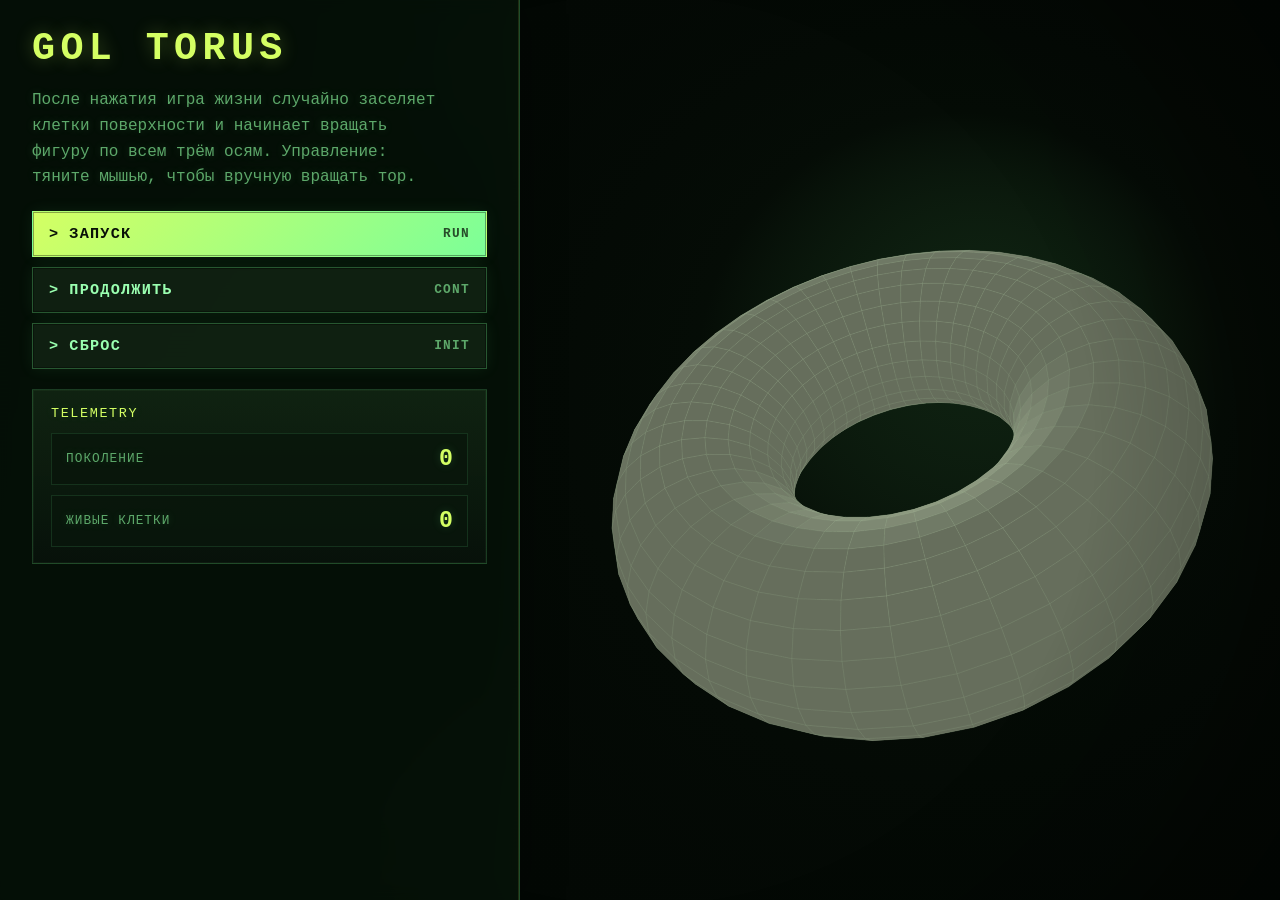
<file: GOL_Torus/index.html>
<!DOCTYPE html>
<html lang="ru">
<head>
  <meta charset="UTF-8">
  <meta name="viewport" content="width=device-width, initial-scale=1.0">
  <title>GOL Torus</title>
  <style>
    :root {
      --bg: #071108;
      --bg-deep: #030704;
      --panel: rgba(5, 16, 7, 0.9);
      --panel-border: rgba(111, 255, 145, 0.25);
      --text: #9affb0;
      --muted: #5da86a;
      --accent: #d4ff63;
      --accent-strong: #7cff98;
      --glass: rgba(13, 31, 15, 0.82);
      --shadow: rgba(60, 255, 110, 0.12);
    }

    * {
      box-sizing: border-box;
    }

    body {
      margin: 0;
      min-height: 100vh;
      font-family: "Courier New", "Lucida Console", monospace;
      color: var(--text);
      background:
        radial-gradient(circle at top, rgba(119, 255, 144, 0.11), transparent 32%),
        radial-gradient(circle at bottom, rgba(230, 255, 123, 0.08), transparent 28%),
        linear-gradient(180deg, var(--bg-deep), var(--bg));
      overflow: hidden;
      text-shadow: 0 0 10px rgba(122, 255, 151, 0.18);
      position: relative;
    }

    body::before {
      content: "";
      position: fixed;
      inset: 0;
      pointer-events: none;
      background:
        repeating-linear-gradient(
          180deg,
          rgba(120, 255, 143, 0.045) 0,
          rgba(120, 255, 143, 0.045) 1px,
          transparent 1px,
          transparent 4px
        );
      opacity: 0.5;
      mix-blend-mode: screen;
    }

    body::after {
      content: "";
      position: fixed;
      inset: 0;
      pointer-events: none;
      background:
        radial-gradient(circle at center, transparent 58%, rgba(0, 0, 0, 0.38) 100%);
    }

    .layout {
      min-height: 100vh;
      display: grid;
      grid-template-columns: minmax(420px, 520px) 1fr;
    }

    .panel {
      padding: 30px 32px;
      background: var(--panel);
      border-right: 1px solid var(--panel-border);
      backdrop-filter: blur(8px);
      display: flex;
      flex-direction: column;
      gap: 20px;
      z-index: 2;
      box-shadow: inset -1px 0 0 rgba(212, 255, 99, 0.12), 0 0 40px rgba(0, 0, 0, 0.45);
    }

    h1 {
      margin: 0;
      font-size: clamp(2rem, 3vw, 2.7rem);
      line-height: 1;
      letter-spacing: 0.14em;
      text-transform: uppercase;
      color: var(--accent);
      text-shadow: 0 0 18px rgba(212, 255, 99, 0.28);
    }

    .lead {
      margin: 0;
      color: var(--muted);
      line-height: 1.6;
      max-width: 42ch;
    }

    .controls {
      display: grid;
      grid-template-columns: 1fr;
      gap: 10px;
    }

    button {
      border: 1px solid var(--panel-border);
      border-radius: 0;
      width: 100%;
      display: flex;
      align-items: center;
      justify-content: space-between;
      gap: 16px;
      padding: 13px 16px;
      font-size: 0.95rem;
      font-weight: 700;
      font-family: inherit;
      text-transform: uppercase;
      letter-spacing: 0.08em;
      cursor: pointer;
      transition: transform 0.18s ease, background 0.18s ease, color 0.18s ease, box-shadow 0.18s ease;
      box-shadow: inset 0 0 0 1px rgba(0, 0, 0, 0.35), 0 0 16px rgba(100, 255, 140, 0.08);
    }

    button:hover {
      transform: translateY(-1px);
      box-shadow: inset 0 0 0 1px rgba(0, 0, 0, 0.35), 0 0 24px rgba(212, 255, 99, 0.16);
    }

    .primary {
      color: #081007;
      background: linear-gradient(135deg, var(--accent), var(--accent-strong));
    }

    .secondary {
      color: var(--text);
      background: rgba(75, 120, 78, 0.16);
    }

    .stats,
    .tips,
    .console-box {
      padding: 16px 18px;
      border-radius: 0;
      background:
        linear-gradient(180deg, rgba(17, 38, 19, 0.85), rgba(8, 18, 10, 0.9));
      border: 1px solid rgba(111, 255, 145, 0.18);
      box-shadow: inset 0 0 0 1px rgba(180, 255, 162, 0.04);
    }

    .stats p,
    .tips p {
      margin: 0;
      color: var(--muted);
      line-height: 1.55;
    }

    .metrics {
      display: grid;
      grid-template-columns: 1fr;
      gap: 10px;
      margin-top: 12px;
    }

    .metric {
      padding: 12px 14px;
      border-radius: 0;
      background: rgba(9, 22, 11, 0.84);
      border: 1px solid rgba(111, 255, 145, 0.12);
      display: grid;
      grid-template-columns: minmax(120px, 180px) 1fr;
      align-items: center;
      gap: 12px;
    }

    .metric-label {
      display: block;
      font-size: 0.8rem;
      color: var(--muted);
      margin-bottom: 0;
      text-transform: uppercase;
      letter-spacing: 0.08em;
    }

    .metric-value {
      font-size: 1.45rem;
      font-weight: 700;
      color: var(--accent);
      text-align: right;
    }

    .console-box {
      display: grid;
      gap: 10px;
    }

    .console-box-title {
      color: var(--accent);
      font-size: 0.84rem;
      letter-spacing: 0.12em;
      text-transform: uppercase;
    }

    .console-row {
      display: grid;
      grid-template-columns: minmax(130px, 170px) 1fr;
      gap: 12px;
      align-items: start;
      font-size: 0.92rem;
      line-height: 1.5;
    }

    .console-key {
      color: var(--muted);
      text-transform: uppercase;
      letter-spacing: 0.08em;
    }

    .console-value {
      color: var(--text);
    }

    .console-status {
      color: var(--accent);
    }

    .button-label {
      display: inline-flex;
      align-items: center;
      gap: 10px;
    }

    .button-label::before {
      content: ">";
      color: currentColor;
    }

    .button-key {
      color: rgba(8, 16, 7, 0.75);
      font-size: 0.8rem;
      letter-spacing: 0.1em;
    }

    .secondary .button-key {
      color: var(--muted);
    }

    .scene {
      position: relative;
      min-height: 100vh;
      background:
        linear-gradient(90deg, rgba(30, 72, 34, 0.1) 1px, transparent 1px),
        linear-gradient(rgba(30, 72, 34, 0.1) 1px, transparent 1px);
      background-size: 32px 32px;
    }

    canvas {
      display: block;
      width: 100%;
      height: 100%;
      cursor: grab;
      filter: drop-shadow(0 0 20px rgba(98, 255, 115, 0.12));
    }

    canvas.dragging {
      cursor: grabbing;
    }

    .console-label {
      display: inline-flex;
      width: fit-content;
      align-items: center;
      gap: 10px;
      padding: 8px 12px;
      border: 1px solid rgba(111, 255, 145, 0.18);
      background: rgba(10, 25, 11, 0.82);
      color: var(--accent);
      font-size: 0.85rem;
      letter-spacing: 0.08em;
      text-transform: uppercase;
    }

    .console-label::before {
      content: ">";
      color: var(--accent-strong);
    }

    @media (max-width: 920px) {
      .layout {
        grid-template-columns: 1fr;
        grid-template-rows: auto 1fr;
      }

      .panel {
        border-right: 0;
        border-bottom: 1px solid var(--panel-border);
      }

      .scene {
        min-height: 58vh;
      }
    }

    @media (max-width: 560px) {
      .metric,
      .console-row {
        grid-template-columns: 1fr;
      }

      .metric-value {
        text-align: left;
      }
    }
  </style>
</head>
<body>
  <div class="layout">
    <aside class="panel">
      <h1>GoL Torus</h1>
      <p class="lead">
        После нажатия игра жизни случайно заселяет клетки поверхности
        и начинает вращать фигуру по всем трём осям.
        Управление: тяните мышью, чтобы вручную вращать тор.
      </p>

      <div class="controls">
        <button class="primary" id="startButton">
          <span class="button-label">Запуск</span>
          <span class="button-key">RUN</span>
        </button>
        <button class="secondary" id="pauseButton">
          <span class="button-label">Пауза</span>
          <span class="button-key">HOLD</span>
        </button>
        <button class="secondary" id="resetButton">
          <span class="button-label">Сброс</span>
          <span class="button-key">INIT</span>
        </button>
      </div>

      <section class="stats">
        <div class="console-box-title">Telemetry</div>
        <div class="metrics">
          <div class="metric">
            <span class="metric-label">Поколение</span>
            <span class="metric-value" id="generationValue">0</span>
          </div>
          <div class="metric">
            <span class="metric-label">Живые клетки</span>
            <span class="metric-value" id="aliveValue">0</span>
          </div>
        </div>
      </section>
    </aside>

    <main class="scene">
      <canvas id="scene"></canvas>
    </main>
  </div>

  <script>
    const canvas = document.getElementById("scene");
    const ctx = canvas.getContext("2d");

    const startButton = document.getElementById("startButton");
    const pauseButton = document.getElementById("pauseButton");
    const resetButton = document.getElementById("resetButton");
    const pauseButtonLabel = pauseButton.querySelector(".button-label");
    const pauseButtonKey = pauseButton.querySelector(".button-key");
    const generationValue = document.getElementById("generationValue");
    const aliveValue = document.getElementById("aliveValue");
    const statusText = document.getElementById("statusText");

    const majorSegments = 44;
    const minorSegments = 26;
    const majorRadius = 170;
    const minorRadius = 74;
    const cameraDistance = 640;
    const projectionScale = 760;
    const simStepMs = 360;

    const state = {
      width: 0,
      height: 0,
      viewRotation: { x: -0.78, y: 0.3, z: 0 },
      spinRotation: { x: 0, y: 0, z: 0.18 },
      autoRotation: { x: 0, y: 0, z: 0 },
      started: false,
      running: false,
      dragging: false,
      lastPointer: { x: 0, y: 0 },
      generation: 0,
      accumulator: 0,
      grid: createGrid(false)
    };

    function createGrid(fillRandom) {
      return Array.from({ length: majorSegments }, () =>
        Array.from({ length: minorSegments }, () => fillRandom ? Math.random() > 0.68 : false)
      );
    }

    function randomizeGrid() {
      state.grid = createGrid(true);
      state.generation = 0;
      state.started = true;
      state.running = true;
      state.autoRotation = { x: 0.00009, y: 0.00013, z: 0.00007 };
      updateStats();
      setStatus("Статус: симуляция запущена.");
    }

    function resetGrid() {
      state.grid = createGrid(false);
      state.generation = 0;
      state.started = false;
      state.running = false;
      state.accumulator = 0;
      state.autoRotation = { x: 0, y: 0, z: 0 };
      state.viewRotation = { x: -0.78, y: 0.3, z: 0 };
      state.spinRotation = { x: 0, y: 0, z: 0.18 };
      updateStats();
      setStatus("Статус: ожидание запуска.");
    }

    function setStatus(text) {
      statusText.textContent = text.replace(/^Статус:\s*/i, "").replace(/\.$/, "");
    }

    function countAlive() {
      let alive = 0;
      for (const row of state.grid) {
        for (const cell of row) {
          if (cell) {
            alive += 1;
          }
        }
      }
      return alive;
    }

    function updateStats() {
      generationValue.textContent = String(state.generation);
      aliveValue.textContent = String(countAlive());
      pauseButtonLabel.textContent = state.running ? "Пауза" : "Продолжить";
      pauseButtonKey.textContent = state.running ? "HOLD" : "CONT";
    }

    function wrap(value, size) {
      return (value + size) % size;
    }

    function nextGeneration() {
      const next = createGrid(false);

      for (let i = 0; i < majorSegments; i += 1) {
        for (let j = 0; j < minorSegments; j += 1) {
          let neighbors = 0;

          for (let di = -1; di <= 1; di += 1) {
            for (let dj = -1; dj <= 1; dj += 1) {
              if (di === 0 && dj === 0) {
                continue;
              }

              if (state.grid[wrap(i + di, majorSegments)][wrap(j + dj, minorSegments)]) {
                neighbors += 1;
              }
            }
          }

          const alive = state.grid[i][j];
          next[i][j] = neighbors === 3 || (alive && neighbors === 2);
        }
      }

      state.grid = next;
      state.generation += 1;
      updateStats();
    }

    function resize() {
      const rect = canvas.getBoundingClientRect();
      const ratio = window.devicePixelRatio || 1;
      state.width = rect.width;
      state.height = rect.height;
      canvas.width = Math.round(rect.width * ratio);
      canvas.height = Math.round(rect.height * ratio);
      ctx.setTransform(ratio, 0, 0, ratio, 0, 0);
    }

    function torusPoint(u, v) {
      const cu = Math.cos(u);
      const su = Math.sin(u);
      const cv = Math.cos(v);
      const sv = Math.sin(v);
      const ring = majorRadius + minorRadius * cv;

      return {
        x: ring * cu,
        y: ring * su,
        z: minorRadius * sv
      };
    }

    function torusNormal(u, v) {
      return normalize({
        x: Math.cos(u) * Math.cos(v),
        y: Math.sin(u) * Math.cos(v),
        z: Math.sin(v)
      });
    }

    function applyRotation(point, rotation) {
      let { x, y, z } = point;

      const cx = Math.cos(rotation.x || 0);
      const sx = Math.sin(rotation.x || 0);
      let ry = y * cx - z * sx;
      let rz = y * sx + z * cx;
      y = ry;
      z = rz;

      const cy = Math.cos(rotation.y || 0);
      const sy = Math.sin(rotation.y || 0);
      let rx = x * cy + z * sy;
      rz = -x * sy + z * cy;
      x = rx;
      z = rz;

      const cz = Math.cos(rotation.z || 0);
      const sz = Math.sin(rotation.z || 0);
      rx = x * cz - y * sz;
      ry = x * sz + y * cz;

      return { x: rx, y: ry, z };
    }

    function rotatePoint(point) {
      const spun = applyRotation(point, state.spinRotation);
      return applyRotation(spun, state.viewRotation);
    }

    function normalize(vector) {
      const length = Math.hypot(vector.x, vector.y, vector.z) || 1;
      return {
        x: vector.x / length,
        y: vector.y / length,
        z: vector.z / length
      };
    }

    function project(point) {
      const depth = point.z + cameraDistance;
      const scale = projectionScale / depth;
      return {
        x: point.x * scale + state.width / 2,
        y: point.y * scale + state.height / 2,
        depth
      };
    }

    function shadeColor(base, intensity) {
      const mix = Math.max(0, Math.min(1, intensity));
      const r = Math.round(base[0] * mix);
      const g = Math.round(base[1] * mix);
      const b = Math.round(base[2] * mix);
      return `rgb(${r}, ${g}, ${b})`;
    }

    function drawCell(cell) {
      ctx.beginPath();
      ctx.moveTo(cell.points[0].x, cell.points[0].y);
      for (let index = 1; index < cell.points.length; index += 1) {
        ctx.lineTo(cell.points[index].x, cell.points[index].y);
      }
      ctx.closePath();
      ctx.fillStyle = cell.fill;
      ctx.fill();
      ctx.strokeStyle = cell.stroke;
      ctx.lineWidth = cell.lineWidth;
      ctx.stroke();
    }

    function buildCells() {
      const cells = [];
      const du = (Math.PI * 2) / majorSegments;
      const dv = (Math.PI * 2) / minorSegments;
      const light = normalize({ x: -0.45, y: -0.9, z: 1 });

      for (let i = 0; i < majorSegments; i += 1) {
        const u = i * du;
        const uNext = (i + 1) * du;

        for (let j = 0; j < minorSegments; j += 1) {
          const v = j * dv;
          const vNext = (j + 1) * dv;
          const centerU = u + du * 0.5;
          const centerV = v + dv * 0.5;

          const corners = [
            rotatePoint(torusPoint(u, v)),
            rotatePoint(torusPoint(uNext, v)),
            rotatePoint(torusPoint(uNext, vNext)),
            rotatePoint(torusPoint(u, vNext))
          ];

          const normal = rotatePoint(torusNormal(centerU, centerV));
          const lightness = Math.max(0.12, normal.x * light.x + normal.y * light.y + normal.z * light.z);
          const projected = corners.map(project);
          const avgDepth = projected.reduce((sum, point) => sum + point.depth, 0) / projected.length;
          const alive = state.grid[i][j];

          const baseColor = alive ? [142, 255, 128] : [130, 142, 120];
          const altColor = alive ? [245, 255, 129] : [178, 190, 156];
          const mix = 0.65 + lightness * 0.5;
          const fill = shadeColor([
            Math.round(baseColor[0] * 0.72 + altColor[0] * 0.28),
            Math.round(baseColor[1] * 0.72 + altColor[1] * 0.28),
            Math.round(baseColor[2] * 0.72 + altColor[2] * 0.28)
          ], mix);

          cells.push({
            points: projected,
            fill,
            stroke: alive ? "rgba(234, 255, 153, 0.34)" : "rgba(170, 196, 159, 0.14)",
            lineWidth: alive ? 1.15 : 0.75,
            depth: avgDepth
          });
        }
      }

      cells.sort((a, b) => b.depth - a.depth);
      return cells;
    }

    function drawBackground() {
      ctx.clearRect(0, 0, state.width, state.height);
      ctx.fillStyle = "rgb(3, 8, 4)";
      ctx.fillRect(0, 0, state.width, state.height);

      const gradient = ctx.createRadialGradient(
        state.width * 0.62,
        state.height * 0.35,
        20,
        state.width * 0.52,
        state.height * 0.52,
        Math.max(state.width, state.height) * 0.7
      );
      gradient.addColorStop(0, "rgba(117, 255, 132, 0.1)");
      gradient.addColorStop(0.4, "rgba(14, 31, 15, 0.18)");
      gradient.addColorStop(1, "rgba(3, 8, 4, 0)");
      ctx.fillStyle = gradient;
      ctx.fillRect(0, 0, state.width, state.height);
    }

    function render() {
      drawBackground();
      const cells = buildCells();
      for (const cell of cells) {
        drawCell(cell);
      }
    }

    function tick(deltaMs) {
      if (state.running) {
        state.spinRotation.x += state.autoRotation.x * deltaMs;
        state.spinRotation.y += state.autoRotation.y * deltaMs;
        state.spinRotation.z += state.autoRotation.z * deltaMs;
        state.accumulator += deltaMs;

        while (state.accumulator >= simStepMs) {
          state.accumulator -= simStepMs;
          nextGeneration();
        }
      }
    }

    let previousFrame = performance.now();
    function frame(now) {
      const delta = Math.min(32, now - previousFrame);
      previousFrame = now;
      tick(delta);
      render();
      requestAnimationFrame(frame);
    }

    startButton.addEventListener("click", () => {
      if (!state.started) {
        randomizeGrid();
        return;
      }

      state.running = true;
      state.autoRotation = { x: 0.00009, y: 0.00013, z: 0.00007 };
      updateStats();
      setStatus("Статус: симуляция продолжена.");
    });

    pauseButton.addEventListener("click", () => {
      if (!state.started) {
        return;
      }

      state.running = !state.running;
      state.autoRotation = state.running ? { x: 0.00009, y: 0.00013, z: 0.00007 } : { x: 0, y: 0, z: 0 };
      updateStats();
      setStatus(state.running ? "Статус: симуляция продолжена." : "Статус: пауза.");
    });

    resetButton.addEventListener("click", resetGrid);

    canvas.addEventListener("pointerdown", (event) => {
      state.dragging = true;
      state.lastPointer.x = event.clientX;
      state.lastPointer.y = event.clientY;
      canvas.classList.add("dragging");
      canvas.setPointerCapture(event.pointerId);
    });

    canvas.addEventListener("pointermove", (event) => {
      if (!state.dragging) {
        return;
      }

      const dx = event.clientX - state.lastPointer.x;
      const dy = event.clientY - state.lastPointer.y;
      state.lastPointer.x = event.clientX;
      state.lastPointer.y = event.clientY;

      state.viewRotation.y += dx * 0.006;
      state.viewRotation.x += dy * 0.006;
    });

    function stopDragging(event) {
      state.dragging = false;
      canvas.classList.remove("dragging");
      if (event) {
        canvas.releasePointerCapture(event.pointerId);
      }
    }

    canvas.addEventListener("pointerup", stopDragging);
    canvas.addEventListener("pointerleave", () => {
      state.dragging = false;
      canvas.classList.remove("dragging");
    });
    canvas.addEventListener("pointercancel", stopDragging);

    window.addEventListener("resize", resize);

    resize();
    updateStats();
    render();
    requestAnimationFrame(frame);
  </script>
</body>
</html>
</file>
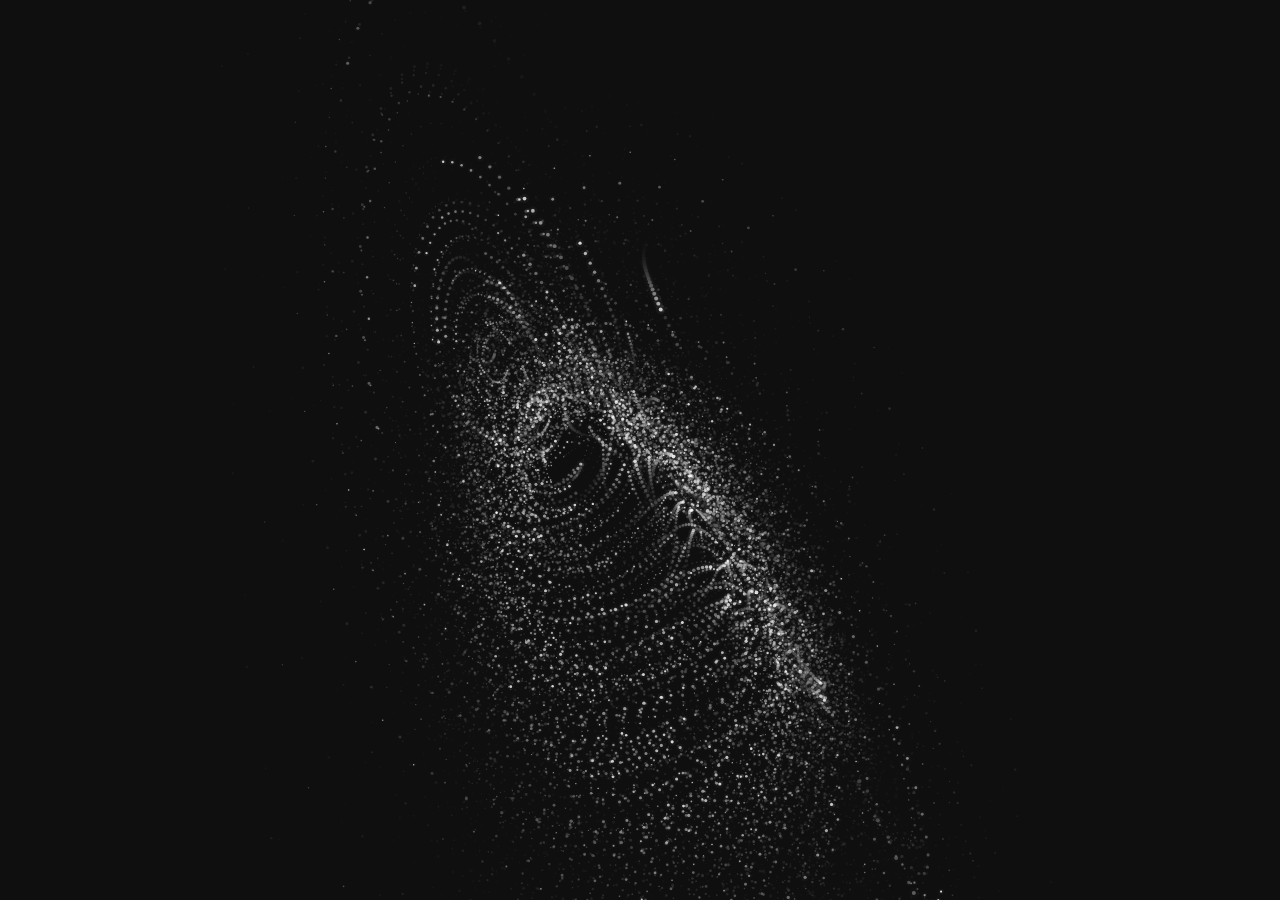
<file: lorentz_attractor/index.html>
<!DOCTYPE html>
<html lang="ru">
<head>
  <meta charset="UTF-8">
  <meta name="viewport" content="width=device-width, initial-scale=1.0">
  <title>Lorentz Attractor</title>
  <style>
    :root {
      --bg: #101010;
    }

    * {
      box-sizing: border-box;
    }

    html,
    body {
      margin: 0;
      width: 100%;
      height: 100%;
      overflow: hidden;
      background: var(--bg);
    }

    body {
      display: grid;
      place-items: center;
    }

    canvas {
      width: 100vw;
      height: 100vh;
      display: block;
      background: var(--bg);
    }
  </style>
</head>
<body>
  <canvas aria-hidden="true"></canvas>
  <script>
    const canvas = document.querySelector("canvas");
    const ctx = canvas.getContext("2d");

    const PARTICLE_COUNT = 1400;
    const SIGMA = 10;
    const RHO = 28;
    const BETA = 8 / 3;
    const DT = 0.0025;
    const SUBSTEPS = 4;
    const BASE_SCALE = 15.5;
    const TRAIL_FADE = 0.16;
    const ESCAPE_RADIUS = 180;

    let width = 0;
    let height = 0;
    let dpr = 1;
    let centerX = 0;
    let centerY = 0;
    let scale = BASE_SCALE;
    let time = 0;
    let attractorOffsetX = 0;
    let attractorOffsetY = 0;

    const particles = [];

    function resize() {
      dpr = Math.min(window.devicePixelRatio || 1, 2);
      width = window.innerWidth;
      height = window.innerHeight;
      canvas.width = Math.round(width * dpr);
      canvas.height = Math.round(height * dpr);
      ctx.setTransform(dpr, 0, 0, dpr, 0, 0);
      centerX = width / 2;
      centerY = height / 2 - height * 0.04;
      scale = Math.min(width, height) / BASE_SCALE;
    }

    function randomRange(min, max) {
      return min + Math.random() * (max - min);
    }

    function createParticle() {
      const distanceBias = Math.random() ** 0.55;
      const radius = 24 + distanceBias * 66;
      const theta = randomRange(0, Math.PI * 2);
      const phi = Math.acos(randomRange(-1, 1));

      return {
        x: radius * Math.sin(phi) * Math.cos(theta),
        y: radius * Math.sin(phi) * Math.sin(theta),
        z: radius * Math.cos(phi) + randomRange(-18, 18),
        alpha: randomRange(0.18, 0.95),
        size: randomRange(0.7, 2.2)
      };
    }

    function resetParticle(particle) {
      const fresh = createParticle();
      particle.x = fresh.x;
      particle.y = fresh.y;
      particle.z = fresh.z;
      particle.alpha = fresh.alpha;
      particle.size = fresh.size;
    }

    function seedParticles() {
      particles.length = 0;
      for (let i = 0; i < PARTICLE_COUNT; i += 1) {
        particles.push(createParticle());
      }
    }

    function buildReferencePoint(x, y, z) {
      return { x, y, z, alpha: 1, size: 1 };
    }

    function lorenzDerivative(x, y, z) {
      return {
        dx: SIGMA * (y - x),
        dy: x * (RHO - z) - y,
        dz: x * y - BETA * z
      };
    }

    function stepLorenz(point) {
      const k1 = lorenzDerivative(point.x, point.y, point.z);
      const k2 = lorenzDerivative(
        point.x + k1.dx * DT * 0.5,
        point.y + k1.dy * DT * 0.5,
        point.z + k1.dz * DT * 0.5
      );
      const k3 = lorenzDerivative(
        point.x + k2.dx * DT * 0.5,
        point.y + k2.dy * DT * 0.5,
        point.z + k2.dz * DT * 0.5
      );
      const k4 = lorenzDerivative(
        point.x + k3.dx * DT,
        point.y + k3.dy * DT,
        point.z + k3.dz * DT
      );

      point.x += DT * (k1.dx + 2 * k2.dx + 2 * k3.dx + k4.dx) / 6;
      point.y += DT * (k1.dy + 2 * k2.dy + 2 * k3.dy + k4.dy) / 6;
      point.z += DT * (k1.dz + 2 * k2.dz + 2 * k3.dz + k4.dz) / 6;
    }

    function isParticleValid(point) {
      return Number.isFinite(point.x)
        && Number.isFinite(point.y)
        && Number.isFinite(point.z)
        && Math.abs(point.x) < ESCAPE_RADIUS
        && Math.abs(point.y) < ESCAPE_RADIUS
        && Math.abs(point.z) < ESCAPE_RADIUS;
    }

    function project(point, spin, tilt) {
      const cosSpin = Math.cos(spin);
      const sinSpin = Math.sin(spin);
      const cosTilt = Math.cos(tilt);
      const sinTilt = Math.sin(tilt);

      const x1 = point.x * cosSpin - point.z * sinSpin;
      const z1 = point.x * sinSpin + point.z * cosSpin;
      const y1 = point.y * cosTilt - z1 * sinTilt;
      const z2 = point.y * sinTilt + z1 * cosTilt;

      const depth = Math.max(0.18, 210 / (210 + z2 * 2.2));

      return {
        x: centerX + x1 * scale * depth * 0.4,
        y: centerY + y1 * scale * depth * 0.4,
        depth
      };
    }

    function updateAttractorOffset(spin, tilt) {
      const referencePoints = [
        buildReferencePoint(-18, -22, 10),
        buildReferencePoint(-18, 22, 10),
        buildReferencePoint(18, -22, 10),
        buildReferencePoint(18, 22, 10),
        buildReferencePoint(0, 0, 40),
        buildReferencePoint(0, 0, -2),
        buildReferencePoint(-10, 0, 20),
        buildReferencePoint(10, 0, 20)
      ];

      let minX = Infinity;
      let maxX = -Infinity;
      let minY = Infinity;
      let maxY = -Infinity;

      for (let i = 0; i < referencePoints.length; i += 1) {
        const projected = project(referencePoints[i], spin, tilt);
        minX = Math.min(minX, projected.x);
        maxX = Math.max(maxX, projected.x);
        minY = Math.min(minY, projected.y);
        maxY = Math.max(maxY, projected.y);
      }

      attractorOffsetX = centerX - (minX + maxX) / 2;
      attractorOffsetY = centerY - (minY + maxY) / 2;
    }

    function render() {
      const spin = 0;
      const tilt = -0.42;
      updateAttractorOffset(spin, tilt);

      ctx.fillStyle = `rgba(16, 16, 16, ${TRAIL_FADE})`;
      ctx.fillRect(0, 0, width, height);

      const projected = [];

      for (let i = 0; i < particles.length; i += 1) {
        const particle = particles[i];

        for (let step = 0; step < SUBSTEPS; step += 1) {
          stepLorenz(particle);
        }

        if (!isParticleValid(particle)) {
          resetParticle(particle);
        }

        projected.push({
          ...project(particle, spin, tilt),
          alpha: particle.alpha,
          size: particle.size
        });
      }

      projected.sort((a, b) => a.depth - b.depth);

      for (let i = 0; i < projected.length; i += 1) {
        const point = projected[i];
        const radius = point.size * point.depth;
        const x = point.x + attractorOffsetX;
        const y = point.y + attractorOffsetY;

        ctx.beginPath();
        ctx.fillStyle = `rgba(255, 255, 255, ${0.05 * point.alpha * point.depth})`;
        ctx.arc(x, y, radius * 2.5, 0, Math.PI * 2);
        ctx.fill();

        ctx.beginPath();
        ctx.fillStyle = `rgba(255, 255, 255, ${0.9 * point.alpha})`;
        ctx.arc(x, y, Math.max(0.45, radius), 0, Math.PI * 2);
        ctx.fill();
      }

      requestAnimationFrame(render);
    }

    resize();
    seedParticles();
    ctx.fillStyle = "#101010";
    ctx.fillRect(0, 0, width, height);
    window.addEventListener("resize", resize);
    requestAnimationFrame(render);
  </script>
</body>
</html>
</file>
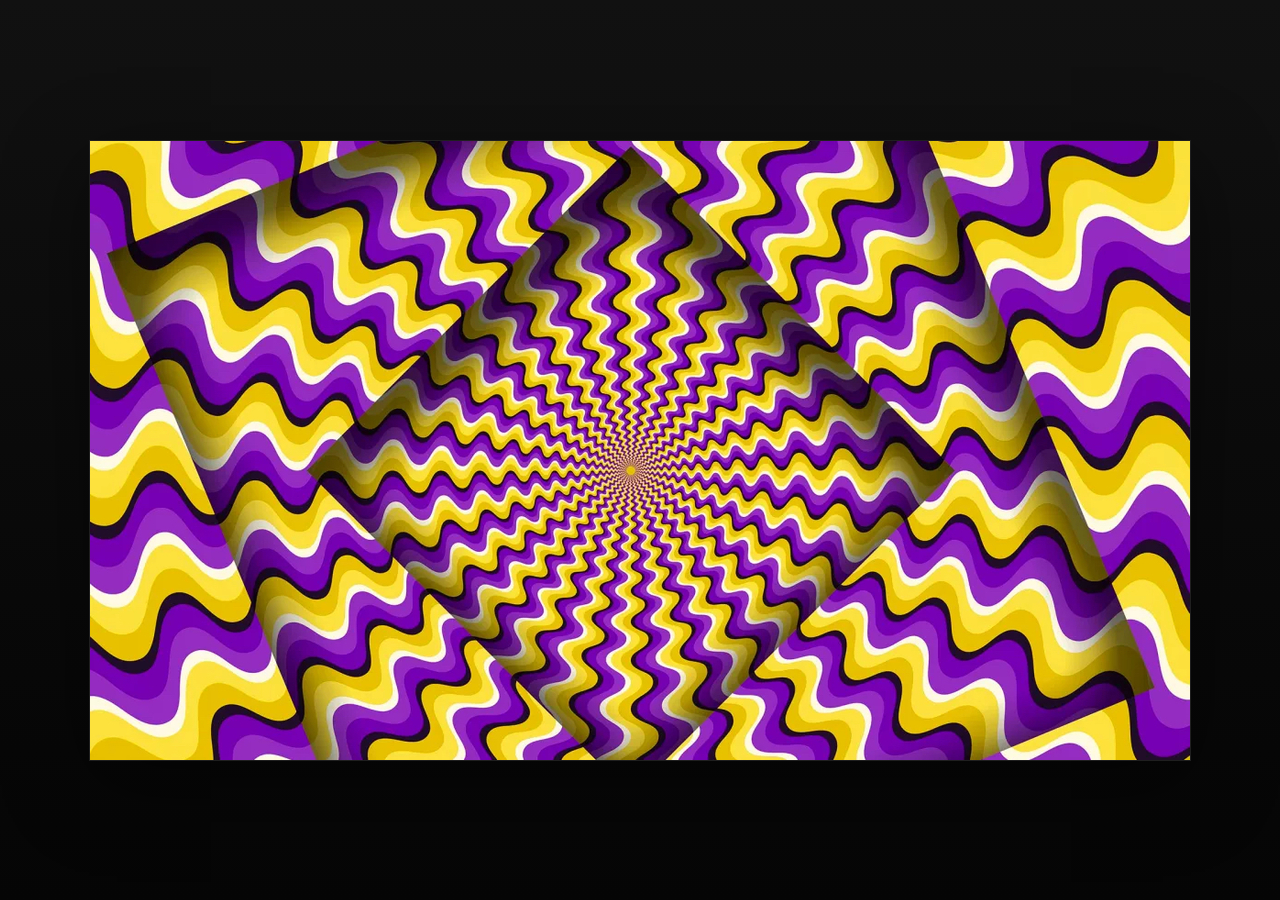
<file: optical_illusions/index.html>
<!DOCTYPE html>
<html lang="ru">
<head>
  <meta charset="UTF-8">
  <meta name="viewport" content="width=device-width, initial-scale=1.0">
  <title>Optical Illusions</title>
  <style>
    :root {
      --bg: #050505;
      --frame: rgba(255, 255, 255, 0.08);
    }

    * {
      box-sizing: border-box;
    }

    html,
    body {
      margin: 0;
      min-height: 100%;
      background:
        radial-gradient(circle at center, rgba(255, 255, 255, 0.04), transparent 42%),
        linear-gradient(180deg, #111111, var(--bg));
    }

    body {
      min-height: 100vh;
      display: grid;
      place-items: center;
      overflow: hidden;
    }

    .stage {
      width: 100vw;
      height: 100vh;
      display: grid;
      place-items: center;
      padding: 24px;
    }

    .illusion {
      display: block;
      max-width: min(92vw, 1600px);
      max-height: 92vh;
      width: auto;
      height: auto;
      object-fit: contain;
      user-select: none;
      -webkit-user-drag: none;
      border: 1px solid var(--frame);
      box-shadow:
        0 24px 80px rgba(0, 0, 0, 0.45),
        0 0 0 1px rgba(255, 255, 255, 0.03) inset;
      background: #0c0c0c;
    }

    .sr-only {
      position: absolute;
      width: 1px;
      height: 1px;
      padding: 0;
      margin: -1px;
      overflow: hidden;
      clip: rect(0, 0, 0, 0);
      white-space: nowrap;
      border: 0;
    }

    @media (max-width: 640px) {
      .stage {
        padding: 12px;
      }

      .illusion {
        max-width: 96vw;
        max-height: 96vh;
      }
    }
  </style>
</head>
<body>
  <main class="stage">
    <h1 class="sr-only">Коллекция оптических иллюзий</h1>
    <img
      class="illusion"
      id="illusion"
      src="./images/2023-05-24_15.43.04_680.jpeg"
      alt="Оптическая иллюзия"
    >
  </main>

  <script>
    const illusions = [
      "./images/2023-05-24_15.43.04_680.jpeg",
      "./images/2023-05-24_15.43.27_929.jpg",
      "./images/2023-05-24_15.43.37_640.jpg",
      "./images/2025-08-24_22.43.38_235.webp",
      "./images/2025-08-24_22.47.44_251.jpg",
      "./images/2026-03-25_19.23.55_771.jpg",
      "./images/2026-03-25_19.24.12_945.jpg",
      "./images/2026-03-25_19.24.42_928.jpg"
    ];

    const image = document.getElementById("illusion");
    let currentIndex = 0;

    function showIllusion(index) {
      currentIndex = (index + illusions.length) % illusions.length;
      image.src = illusions[currentIndex];
      image.alt = `Оптическая иллюзия ${currentIndex + 1}`;
    }

    function handleNavigation(event) {
      if (event.repeat) {
        return;
      }

      const key = event.key.toLowerCase();

      if (key === "arrowright" || key === "d" || key === "в") {
        event.preventDefault();
        showIllusion(currentIndex + 1);
      }

      if (key === "arrowleft" || key === "a" || key === "ф") {
        event.preventDefault();
        showIllusion(currentIndex - 1);
      }
    }

    window.addEventListener("keydown", handleNavigation);

    // Preload the rest of the images so page switching stays instant.
    for (const src of illusions.slice(1)) {
      const preload = new Image();
      preload.src = src;
    }
  </script>
</body>
</html>
</file>
<file: 3d_ascii_console/styles/app.css>
:root {
  color-scheme: dark;
  --bg: #020503;
  --text: #72ff9b;
}

* {
  box-sizing: border-box;
}

html,
body {
  margin: 0;
  min-height: 100%;
}

body {
  background: var(--bg);
  color: var(--text);
  font-family: "Courier New", Courier, monospace;
}

.terminal-shell {
  min-height: 100vh;
  padding: 0;
}

.terminal {
  margin: 0;
  min-height: 100vh;
  padding: 18px 20px;
  border: 0;
  background: var(--bg);
  color: var(--text);
  white-space: pre;
  overflow: hidden;
  user-select: none;
  line-height: 1;
  font-size: clamp(9px, 1.1vw, 14px);
  cursor: default;
}

@media (max-width: 700px) {
  .terminal {
    padding: 12px;
    font-size: clamp(7px, 1.9vw, 10px);
  }
}
</file>
